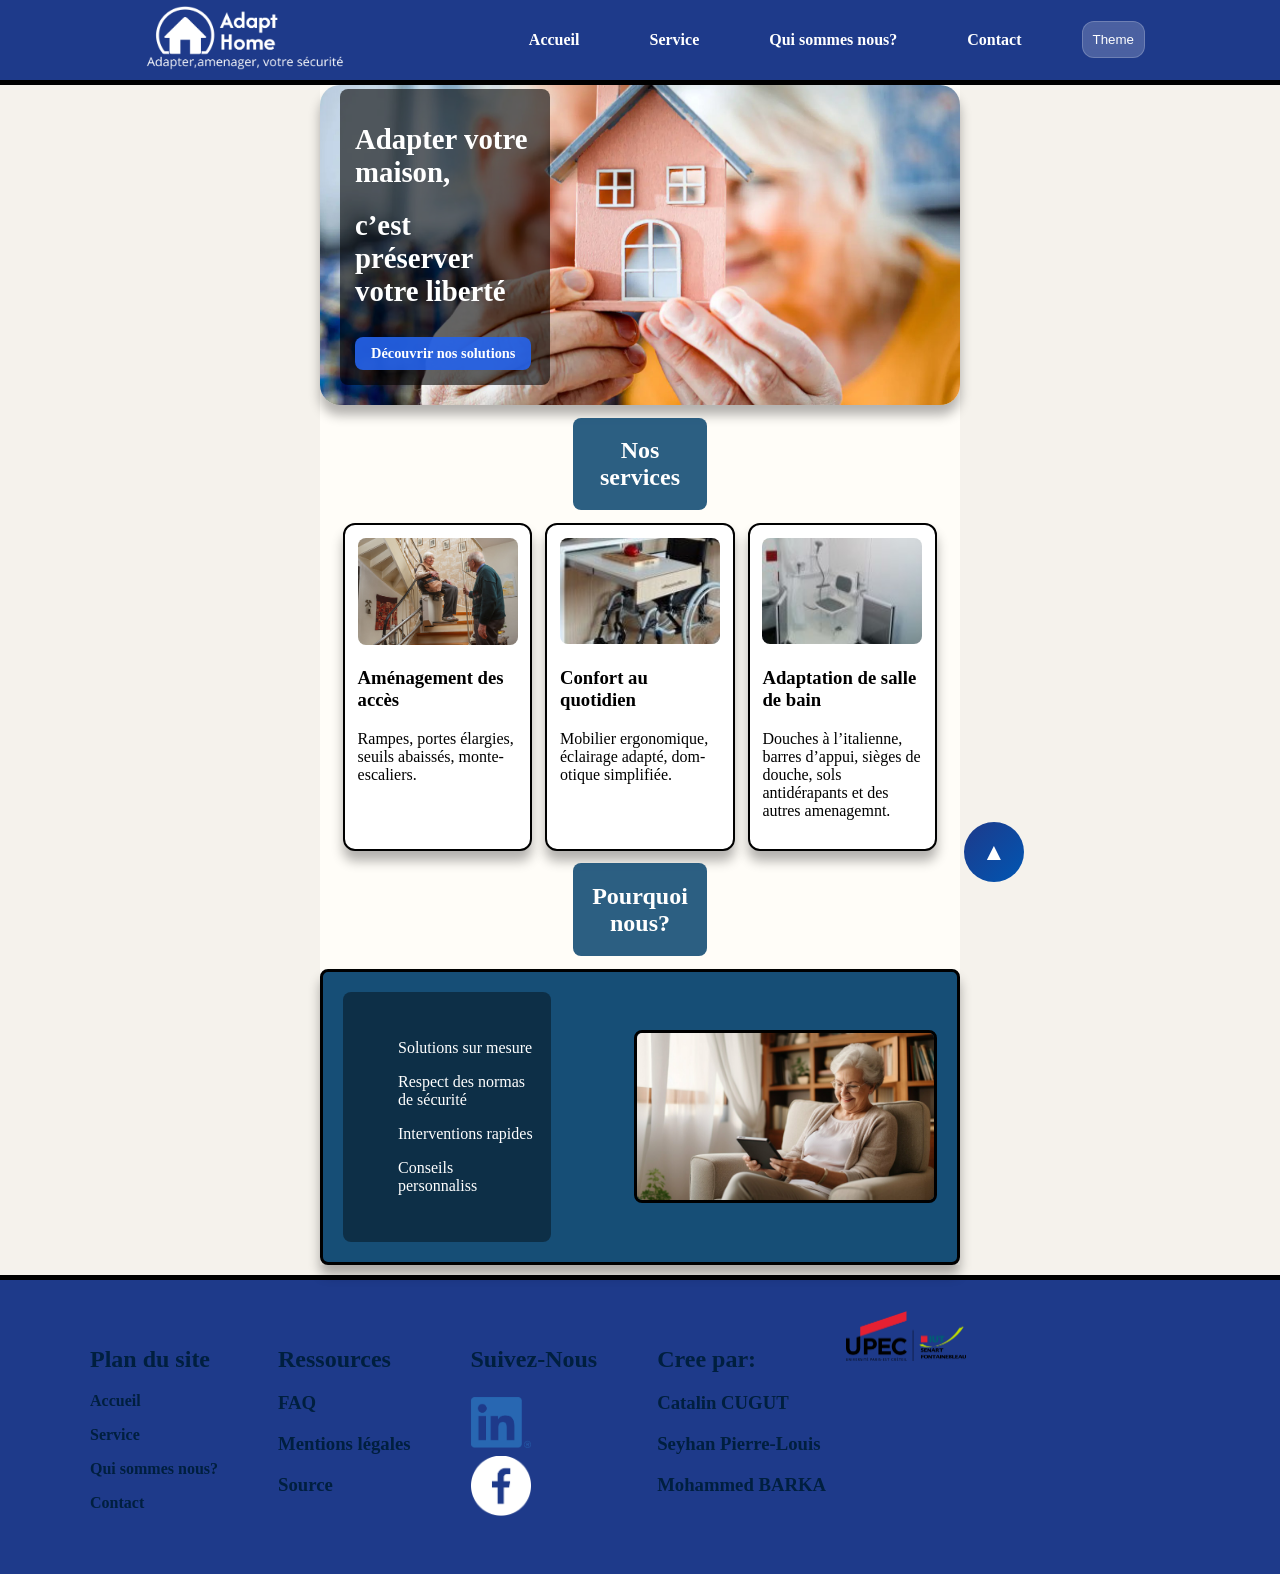
<file: Project Web (entreprise imaginaire)/index.html>
<!DOCTYPE html>
    <html lang="fr">
    <head>
        <title>SAE_Web_main</title>
        <meta charset="UTF-8">
        <meta name="viewport" content="width=device-width, initial-scale=1.0">
        <link rel="stylesheet" href="style_main.css"/>

    </head>
    <body class="main">
        


    <!-- entet -->
        <header class="entete"  id="head">
    
            <nav class="navigation_main">


                <div class="navigation_logo">
                    <a href="index.html" title="Accueil">
                        <img src="img/logo.png"  alt="logo">
                    </a>
                </div>

                 <button class="burger" id="burger" aria-label="Menu">&#x2630;</button>
                <div class="navigation_partie" id="nav_menu">
                    <ol class="navigation_ol" >
                        <li class="navigation" >                     
                            <a href="index.html" class="navigation_a" title="Accueil">Accueil</a>
                        </li>


                        <li class="navigation">
                            <a href="service/service.html" class="navigation_a" title="Notre service">Service</a>
                        </li>


                        <li class="navigation">
                            <a href="info/info_nous.html" class="navigation_a" title="Qui sommes-nous?">Qui sommes nous?</a>
                        </li>

                        <li class="navigation">
                            <a href="contact/contact.html" class="navigation_a" title="Contact">Contact</a>
                        </li>
                        <li>
                            <button class="b_theme" type="button" id="theme">Theme</button>
                        </li>
                        
                    </ol>
                </div>


            </nav>
            
        </header>

    <!-- content peincipale -->
        <div class="content_main" id="main_content">


            <div class="img_main">
                <img src="img/img1.jpg" alt="Img principale sur le fond">
                <div class="text">
                    <ol>
                        <li>
                            <h1>Adapter votre maison, </h1>
                            <h1>c&#8217;est pr&#233;server votre libert&#233;</h1>
                        </li>
                        <li>
                            <a href="service/service.html" class="decuvrir" id="decuvrir" >D&#xE9;couvrir nos solutions</a>
                        </li>
                    </ol>
                </div>
            </div>



            <!-- exemple -->
            <div class="ex_service">
                <h2>Nos services</h2>
                <div class="ex_content">
                    
                    <div class="ex">
                        <img src="img/ex1.jpg" alt="Aménagement des accès">
                        <h3>Am&#xE9;nagement des acc&#232;s</h3>
                        <p>Rampes, portes &#xE9;largies, seuils abaiss&#xE9;s, monte-escaliers.</p>
                    </div>

                    <div class="ex">
                        <img src="img/ex2.jpg" alt="Confort au quotidien">
                        <h3>Confort au quotidien</h3>
                        <p>Mobilier ergonomique, &#xE9;clairage adapt&#xE9;, dom-otique simplifi&#xE9;e.</p>
                    </div>

                    <div class="ex">
                        <img src="img/ex3.jpg" alt="Adaptation de salle de bain">
                        <h3>Adaptation de salle de bain</h3>
                        <p>Douches &#224; l&#8217;italienne, barres d&#8217;appui, si&#232;ges de douche, sols antid&#xE9;rapants et des autres amenagemnt.</p>
                    </div>

                </div>
            </div>

            <!-- experience -->
            <div class="experience">
                <h2>Pourquoi nous?</h2>
                <div class="experience_content">
                    <div class="experience_text">
                        <ol>
                            <li>
                                <p>Solutions sur mesure</p>
                            </li>
                            <li>
                                <p>Respect des normas de s&#xE9;curit&#xE9;</p>
                            </li>
                            <li>
                                <p>Interventions rapides</p>
                            </li>
                            <li>
                                <p>Conseils personnaliss</p>
                            </li>
                        </ol>
                    </div>
                    <img src="img/experience_img1.jpg" alt="Img experoence1">
                </div>
            </div>
        </div>

        <!-- Pied_page -->
        <footer class="foot" id="foot">
        
            <div class="piedpage">
                <button type="button" class="remonter" id="remonter" title="Remonter">&#x25B2;</button>

                <div class="content">
                

                    <ol class="plan_piedpage">

                        <li>
                            <h2>Plan du site</h2>
                        </li>
                        <li>
                            <p>
                            <a href="index.html" title="Contact">Accueil</a>
                            </p>
                        </li>
                        
                        <li>
                            <p>
                            <a href="service/service.html" title="Notre service">Service</a>
                            </p>
                        </li>

                        
                        <li>
                            <p>
                            <a href="info/info_nous.html" title="Qui sommes-nous?">Qui sommes nous?</a>
                            </p>
                        </li>

                        <li>
                            <p>
                            <a href="contact/contact.html" title="Contact">Contact</a>
                            </p>
                        </li>
                    </ol>



                    <ol class="resources">
                        <li>
                            <h2>Ressources</h2>
                        </li>
                        <li>
                            <a href="resource/faq.html" title="FAQ"><h3>FAQ</h3></a>
                        </li>
                        <li>
                            <a href="resource/mentione_legale.html"> <h3>Mentions l&#xE9;gales</h3></a>
                        </li>
                        <li>
                            <a href="resource/source.html"> <h3>Source</h3></a>
                        </li>
                    </ol>



                    <ol class="suive">
                        <li>
                            <h2>Suivez-Nous</h2>
                        </li>
                        <li>
                            <a class="logo_lk" href="https://fr.linkedin.com/company/linkedin" title="LinkedIn"><img src="img/lk.png" alt="logo-LinkedIn"></a>
                        </li>
                        <li>
                            <a class="logo_facebook" href="https://www.meta.com/fr-fr/facebook-app/" title="Facebook"><img src="img/fecebook.png" alt="Logo Facebook"></a>
                        </li>

                    </ol>

                    <ol class="signature_piedpage">
                        <li>
                            <h2>Cree par:</h2>
                        </li>
                        <li>
                            <h3>Catalin CUGUT</h3>
                            <h3>Seyhan Pierre-Louis</h3>
                            <h3>Mohammed BARKA</h3>
                        </li>
                    </ol>

                    <div class="logo_iut">
                            
                        <a href="https://www.iutsf.u-pec.fr" target="_blank" title="Iut">
                            <img src="img/IUT.png" alt="IUT">
                        </a>
                    </div>

                </div>
           
            </div>
        </footer>

        <script src="ThemeNoir_test.js"></script>
    </body>
</html>
</file>
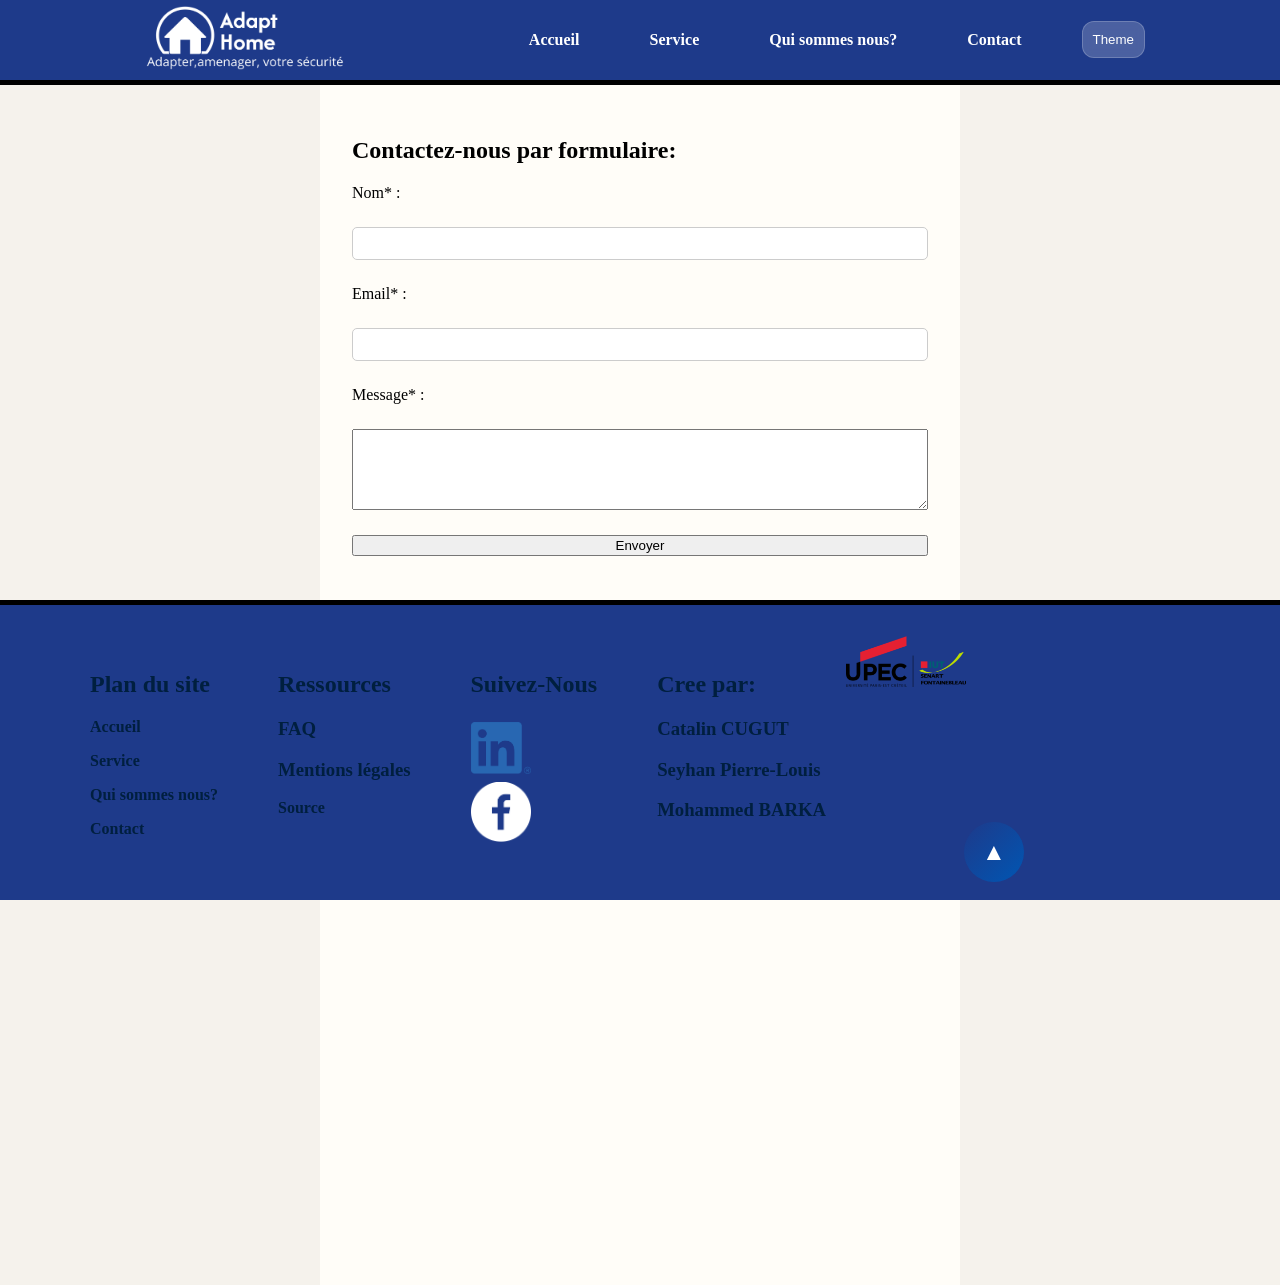
<file: Project Web (entreprise imaginaire)/contact/contact.html>
<!DOCTYPE html>
    <html lang="fr">
    <head>
        <title>SAE_Web_contact</title>
        <meta charset="UTF-8">
        <meta name="viewport" content="width=device-width, initial-scale=1.0">
        <link rel="stylesheet" href="style_contact.css"/>
        
    </head>
    <body class="main">
        



       <!-- entet -->
        <header class="entete"  id="head">
    
            <nav class="navigation_main">


                <div class="navigation_logo">
                    <a href="../index.html" title="Accueil">
                        <img src="../img/logo.png" alt="logo" id="im">
                    </a>
                </div>


                <button class="burger" id="burger" aria-label="Menu">☰</button>
                <div class="navigation_partie" id="nav_menu">
                    <ol class="navigation_ol" >
                        <li class="navigation" >                      
                            <a href="../index.html" class="navigation_a" title="Accueil">Accueil</a>
                        </li>


                        <li class="navigation">
                            <a href="../service/service.html" class="navigation_a" title="Notre service">Service</a>
                        </li>


                        <li class="navigation">
                            <a href="../info/info_nous.html" class="navigation_a" title="Qui sommes-nous?">Qui sommes nous?</a>
                        </li>

                        <li class="navigation">
                            <a href="../contact/contact.html" class="navigation_a" title="Contact">Contact</a>
                        </li>
                        <li>
                            <button class="b_theme" type="button" id="theme">Theme</button>
                        </li>

                    </ol>

                   
                </div>
                

            </nav>
            
        </header>

    <!-- content peincipale -->
        <div class="content_main" id="main_content">
            <div class="contact">
                <h2>Contactez-nous par formulaire:</h2>
                <form class="text"  action="#" method="post">
                    <label for="name">Nom* :</label>
                    <input type="text" id="name" name="name" required>

                    <label for="email">Email* :</label>
                    <input type="email" id="email" name="email" required>

                    <label for="message">Message* :</label>
                    <textarea id="message" name="message" rows="5" required></textarea>

                    <button type="submit">Envoyer</button>
                </form>
            </div>

            <div class="contact">
                <h2>Ou contactez-nous par:</h2>
                <div class="contact-info">
                    <p>Email : <a href="exemple@exemple.com" title="exemple">contact@exemple.com </a></p>
                    <p>T&#233;l&#233;phone : +33 0 00 00 00 0</p>
                    <p>Adresse : 123 Rue Fontain-Bleau, Paris</p>
                </div>
            </div>

        </div>


        <!-- Pied_page -->
        <footer class="foot" id="foot">
        
            <div class="piedpage">
                <button type="button" class="remonter" id="remonter" title="Remonter">&#x25B2;</button>

                <div class="content">
                

                    <ol class="plan_piedpage">

                        <li>
                            <h2>Plan du site</h2>
                        </li>
                        <li>
                            <p>
                            <a href="../index.html" title="Contact">Accueil</a>
                            </p>
                        </li>
                        
                        <li>
                            <p>
                            <a href="../service/service.html" title="Notre service">Service</a>
                            </p>
                        </li>


                        <li>
                            <p>
                            <a href="../info/info_nous.html" title="Qui sommes-nous?">Qui sommes nous?</a>
                            </p>
                        </li>

                        <li>
                            <p>
                            <a href="../contact/contact.html" title="Contact">Contact</a>
                            </p>
                        </li>

                    </ol>



                    <ol class="resources">
                        <li>
                            <h2>Ressources</h2>
                        </li>
                        <li>
                            <a href="../resource/faq.html" title="FAQ"><h3>FAQ</h3></a>
                        </li>
                        <li>
                            <a href="../resource/mentione_legale.html"> <h3>Mentions l&#xE9;gales</h3></a>
                            
                        </li>
                        <li>
                            <a href="../resource/source.html">Source</a>
                        </li>
                    </ol>



                    <ol class="suive">
                        <li>
                            <h2>Suivez-Nous</h2>
                        </li>
                        <li>
                            <a class="logo_lk" href="https://fr.linkedin.com/company/linkedin" title="LinkedIn"><img src="../img/lk.png" alt="logo-LinkedIn"></a>
                        </li>
                        <li>
                            <a class="logo_facebook" href="https://www.meta.com/fr-fr/facebook-app/" title="Facebook"><img src="../img/fecebook.png" alt="Logo Facebook"></a>
                        </li>

                    </ol>

                    <ol class="signature_piedpage">
                        <li>
                            <h2>Cree par:</h2>
                        </li>
                        <li>
                            <h3>Catalin CUGUT</h3>
                            <h3>Seyhan Pierre-Louis</h3>
                            <h3>Mohammed BARKA</h3>
                        </li>
                    </ol>

                    <div class="logo_iut">
                            
                        <a href="https://www.iutsf.u-pec.fr" target="_blank" title="Iut">
                            <img src="../img/IUT.png" alt="IUT">
                        </a>
                    </div>

                </div>
           
            </div>
        </footer>


        <script src="../js/ThemeNoir.js"></script>
    </body>
</html>
</file>
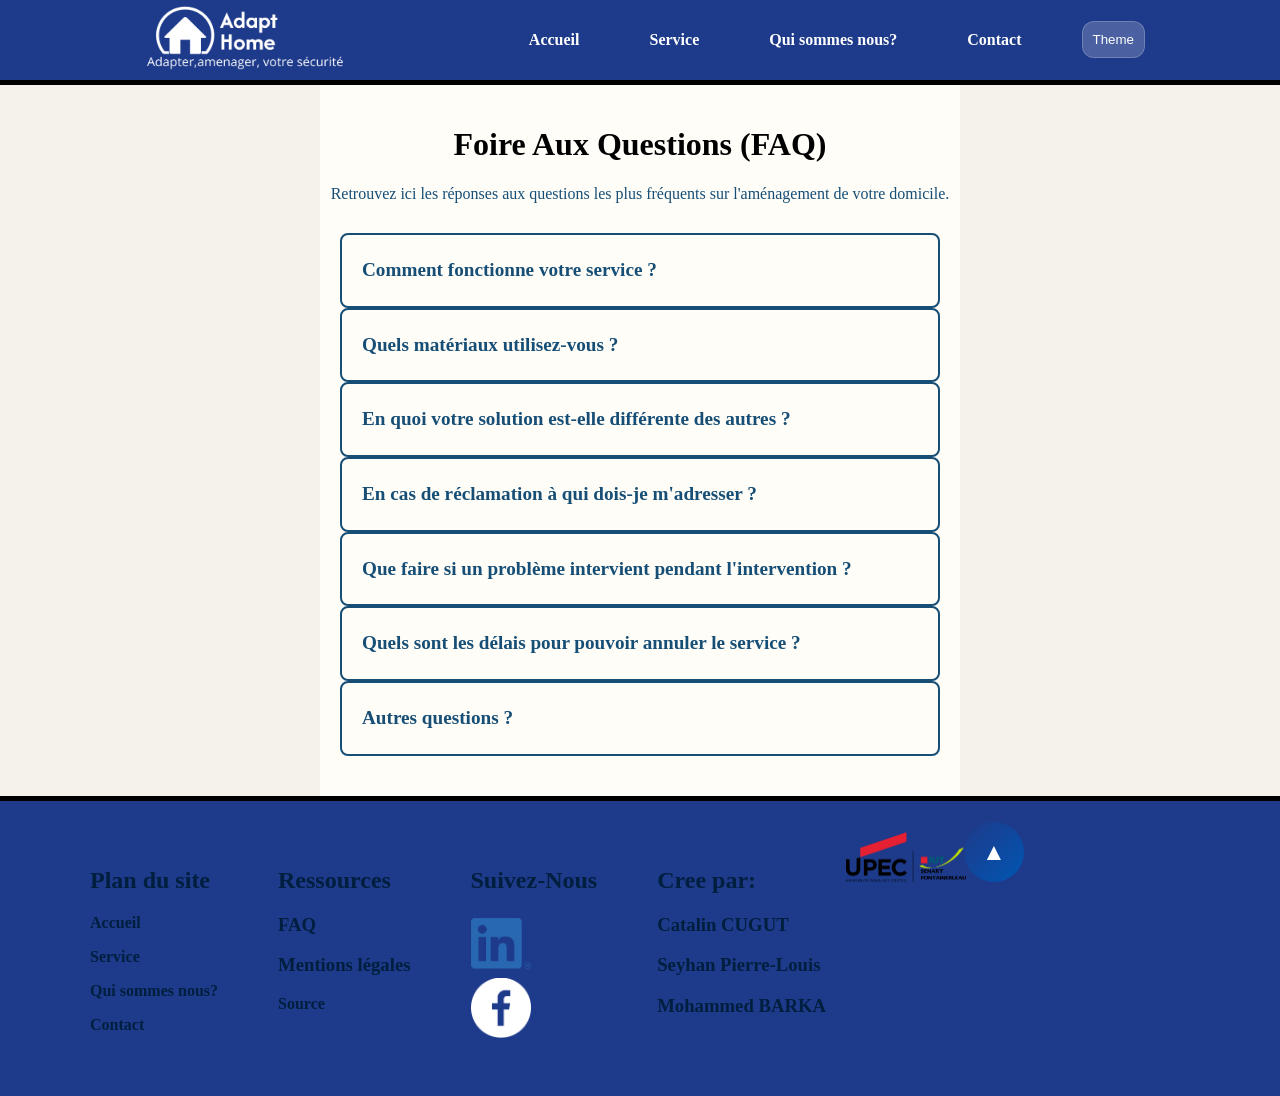
<file: Project Web (entreprise imaginaire)/resource/faq.html>
<!DOCTYPE html>
    <html lang="fr">
    <head>
        <title>SAE_Web_FAQ</title>
        <meta charset="UTF-8">
        <meta name="viewport" content="width=device-width, initial-scale=1.0">
        <link rel="stylesheet" href="style_faq.css"/>

    </head>
    <body class="main">
        


    <!-- entet -->
        <header class="entete"  id="head">
    
            <nav class="navigation_main">


                <div class="navigation_logo">
                    <a href="../index.html" title="Accueil">
                        <img src="../img/logo.png" alt="logo" id="im">
                    </a>
                </div>

                <button class="burger" id="burger" aria-label="Menu">☰</button>
                <div class="navigation_partie" id="nav_menu">
                    <ol class="navigation_ol" >
                        <li class="navigation" >                     
                            <a href="../index.html" class="navigation_a" title="Accueil">Accueil</a>
                        </li>


                        <li class="navigation">
                            <a href="../service/service.html" class="navigation_a" title="Notre service">Service</a>
                        </li>


                        <li class="navigation">
                            <a href="../info/info_nous.html" class="navigation_a" title="Qui sommes-nous?">Qui sommes nous?</a>
                        </li>

                        <li class="navigation">
                            <a href="../contact/contact.html" class="navigation_a" title="Contact">Contact</a>
                        </li>
                        <li>
                            <button class="b_theme" type="button" id="theme">Theme</button>
                        </li>

                    </ol>

                   
                </div>
                

            </nav>
            
        </header>

    <!-- content peincipale -->
        <div class="content_main" id="main_content">

            <h1>Foire Aux Questions (FAQ)</h1>
            <p class="text1">Retrouvez ici les r&#233;ponses aux questions les plus fr&#233;quents sur l'am&#233;nagement de votre domicile.</p>

            <div class="faq">
                <details class="faq_background">
                    <summary>Comment fonctionne votre service ?</summary>
                    <div class="faq-content">
                        <p>Le service d'AdaptHome est assez simple et efficace, au début nous commençons par la diagnostique de votre domicile pour évaluer les possibilités des aménagements, après nous élaborons un project sur mesure adapté aux besoins de client. En suit après la élaborations de project nos experts en respectant les normes de sécurité commencent l'installations d'équipement et aménagements.</p>
                    </div>
                </details>

                <details class="faq_background">
                    <summary>Quels matériaux utilisez-vous ?</summary>
                    <div class="faq-content">
                        <p>Nous sélectionnons des matériaux qui allient sécurité, durabilité et esthétique pour que le domicile reste un lieu securise et confortables pour vous</p>
                    </div>
                </details>

                <details class="faq_background">
                <summary>En quoi votre solution est-elle différente des autres ? </summary>
                <div class="faq-content">
                    <p>AdaptHome vous offre un accompagnement certifié pour adapter votre logement en toute sécurité, tout en vous aidant à obtenir les aides financières pour réduire vos frais.</p>
                </div>
                </details>

                <details class="faq_background">
                    <summary>En cas de réclamation à qui dois-je m'adresser ?</summary>
                    <div class="faq-content">
                        <p>En cas de réclamation ou demande concernant le service vous devez soit vous à un conseilller en remplissant le formulaire dans la page <a href="../contact/contact.html">Contact</a>. </p>
                    </div>
                </details>

                <details class="faq_background">
                    <summary>Que faire si un problème intervient pendant l'intervention ? </summary>
                    <div class="faq-content">
                        <p>Si un problème intervient lors de l’intervention ou si vous êtes en désaccord avec ce qui a été fait pendant l’intervention signaler le lors du payement au conseiller qui se chargera des démarche à suivre.</p>
                    </div>
                </details>

                <details class="faq_background">
                    <summary>Quels sont les délais pour pouvoir annuler le service ? </summary>
                    <div class="faq-content">
                        <p>  Vous disposez de 5 jours après la demande de service pour pouvoir l’annuler.</p>
                    </div>
                </details>

                <details class="faq_background">
                    <summary>Autres questions ? </summary>
                    <div class="faq-content">
                        <p>Si vous avaite encore des questions, on vous invite de acceder a <a href="../contact/contact.html">Contact</a></p>
                    </div>
                </details>
            </div>
        </div>

        <!-- Pied_page -->
        <footer class="foot" id="foot">
        
            <div class="piedpage">
                <button type="button" class="remonter" id="remonter" title="Remonter">&#x25B2;</button>

                <div class="content">
                

                    <ol class="plan_piedpage">

                        <li>
                            <h2>Plan du site</h2>
                        </li>
                        <li>
                            <p>
                            <a href="../index.html" title="Contact">Accueil</a>
                            </p>
                        </li>
                        
                        <li>
                            <p>
                            <a href="../service/service.html" title="Notre service">Service</a>
                            </p>
                        </li>


                        <li>
                            <p>
                            <a href="../info/info_nous.html" title="Qui sommes-nous?">Qui sommes nous?</a>
                            </p>
                        </li>

                        <li>
                            <p>
                            <a href="../contact/contact.html" title="Contact">Contact</a>
                            </p>
                        </li>

                    </ol>



                    <ol class="resources">
                        <li>
                            <h2>Ressources</h2>
                        </li>
                        <li>
                            <a href="../resource/faq.html" title="FAQ"><h3>FAQ</h3></a>
                        </li>
                        <li>
                            <a href="../resource/mentione_legale.html"> <h3>Mentions l&#xE9;gales</h3></a>
                            
                        </li>
                        <li>
                            <a href="../resource/source.html">Source</a>
                        </li>
                    </ol>



                    <ol class="suive">
                        <li>
                            <h2>Suivez-Nous</h2>
                        </li>
                        <li>
                            <a class="logo_lk" href="https://fr.linkedin.com/company/linkedin" title="LinkedIn"><img src="../img/lk.png" alt="logo-LinkedIn"></a>
                        </li>
                        <li>
                            <a class="logo_facebook" href="https://www.meta.com/fr-fr/facebook-app/" title="Facebook"><img src="../img/fecebook.png" alt="Logo Facebook"></a>
                        </li>

                    </ol>

                    <ol class="signature_piedpage">
                        <li>
                            <h2>Cree par:</h2>
                        </li>
                        <li>
                            <h3>Catalin CUGUT</h3>
                            <h3>Seyhan Pierre-Louis</h3>
                            <h3>Mohammed BARKA</h3>
                        </li>
                    </ol>

                    <div class="logo_iut">
                            
                        <a href="https://www.iutsf.u-pec.fr" target="_blank" title="Iut">
                            <img src="../img/IUT.png" alt="IUT">
                        </a>
                    </div>

                </div>
           
            </div>
        </footer>


        <script src="../js/ThemeNoir.js"></script>
    </body>
</html>
</file>
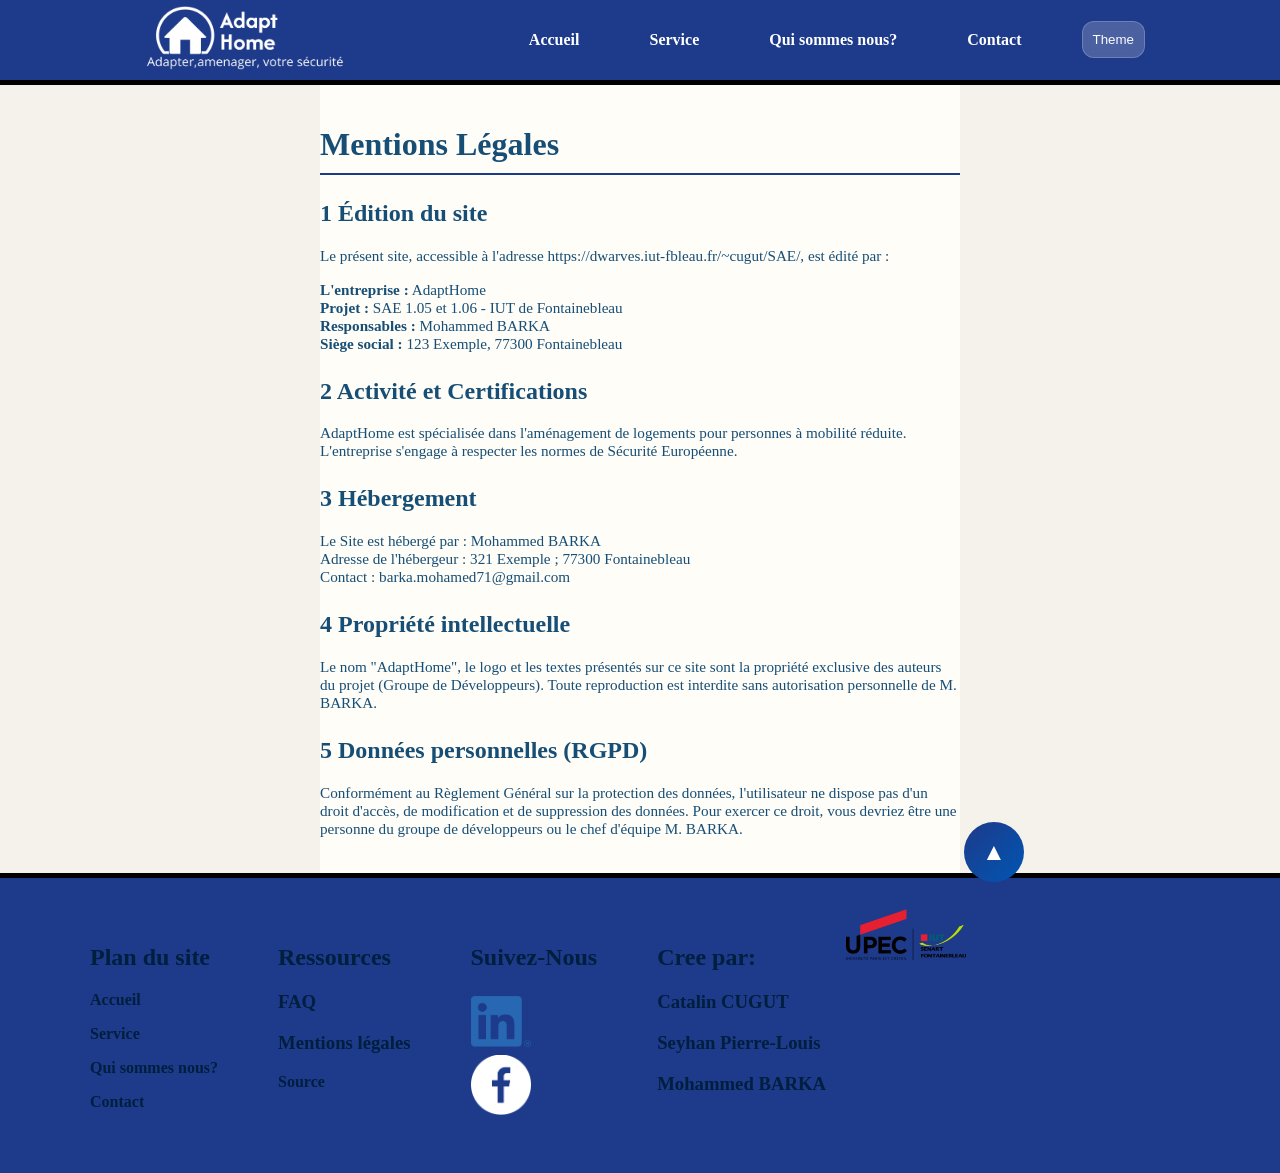
<file: Project Web (entreprise imaginaire)/resource/mentione_legale.html>
<!DOCTYPE html>
    <html lang="fr">
    <head>
        <title>SAE_Web_Mentions_Legales</title>
        <meta charset="UTF-8">
        <meta name="viewport" content="width=device-width, initial-scale=1.0">
        <link rel="stylesheet" href="style_mentione.css"/>

    </head>
    <body class="main">
        


    <!-- entet -->
        <header class="entete"  id="head">
    
            <nav class="navigation_main">


                <div class="navigation_logo">
                    <a href="../index.html" title="Accueil">
                        <img src="../img/logo.png" alt="logo" >
                    </a>
                </div>

                <button class="burger" id="burger" aria-label="Menu">☰</button>
                <div class="navigation_partie" id="nav_menu">
                    <ol class="navigation_ol" >
                        <li class="navigation" >                     
                            <a href="../index.html" class="navigation_a" title="Accueil">Accueil</a>
                        </li>


                        <li class="navigation">
                            <a href="../service/service.html" class="navigation_a" title="Notre service">Service</a>
                        </li>


                        <li class="navigation">
                            <a href="../info/info_nous.html" class="navigation_a" title="Qui sommes-nous?">Qui sommes nous?</a>
                        </li>

                        <li class="navigation">
                            <a href="../contact/contact.html" class="navigation_a" title="Contact">Contact</a>
                        </li>
                        <li>
                            <button class="b_theme" type="button" id="theme">Theme</button>
                        </li>

                    </ol>

                   
                </div>
                

            </nav>
            
        </header>

    <!-- content peincipale -->
        <div class="content_main" id="main_content">

            <div class="content_text">
                <h1>Mentions L&#233;gales</h1>

                <section>
                    <h2>1 &#201;dition du site</h2>
                    <p>Le pr&#233;sent site, accessible &#224; l&#39;adresse https://dwarves.iut-fbleau.fr/~cugut/SAE/, est &#233;dit&#233; par :</p>
                    <p>
                        <strong>L&#39;entreprise :</strong> AdaptHome<br>
                        <strong>Projet :</strong> SAE 1.05 et 1.06 - IUT de Fontainebleau<br>
                        <strong>Responsables :</strong> Mohammed BARKA<br>
                        <strong>Si&#232;ge social :</strong> 123 Exemple, 77300 Fontainebleau
                    </p>
                </section>

                <section>
                    <h2>2 Activit&#233; et Certifications</h2>
                    <p>
                        AdaptHome est sp&#233;cialis&#233;e dans l&#39;am&#233;nagement de logements pour personnes &#224; mobilit&#233; r&#233;duite. 
                        L&#39;entreprise s&#39;engage &#224; respecter les normes de S&#233;curit&#233; Europ&#233;enne.
                    </p>
                </section>

                <section>
                    <h2>3 H&#233;bergement</h2>
                    <p>
                        Le Site est h&#233;berg&#233; par : Mohammed BARKA<br>
                        Adresse de l&#39;h&#233;bergeur : 321 Exemple ; 77300 Fontainebleau<br>
                        Contact : barka.mohamed71@gmail.com
                    </p>
                </section>

                <section>
                    <h2>4 Propri&#233;t&#233; intellectuelle</h2>
                    <p>
                        Le nom &#34;AdaptHome&#34;, le logo et les textes pr&#233;sent&#233;s sur ce site sont la propri&#233;t&#233; exclusive des auteurs du projet (Groupe de D&#233;veloppeurs). Toute reproduction est interdite sans autorisation personnelle de M. BARKA.
                    </p>
                </section>

                <section>
                    <h2>5 Donn&#233;es personnelles (RGPD)</h2>
                    <p>
                        Conform&#233;ment au R&#232;glement G&#233;n&#233;ral sur la protection des donn&#233;es, l&#39;utilisateur ne dispose pas d&#39;un droit d&#39;acc&#232;s, de modification et de suppression des donn&#233;es. Pour exercer ce droit, vous devriez &#234;tre une personne du groupe de d&#233;veloppeurs ou le chef d&#39;&#233;quipe M. BARKA.
                    </p>
                </section>
                
            </div>
        
        </div>

        <!-- Pied_page -->
        <footer class="foot" id="foot">
        
            <div class="piedpage">
                <button type="button" class="remonter" id="remonter" title="Remonter">&#x25B2;</button>

                <div class="content">
                

                    <ol class="plan_piedpage">

                        <li>
                            <h2>Plan du site</h2>
                        </li>
                        <li>
                            <p>
                            <a href="../index.html" title="Contact">Accueil</a>
                            </p>
                        </li>
                        
                        <li>
                            <p>
                            <a href="../service/service.html" title="Notre service">Service</a>
                            </p>
                        </li>


                        <li>
                            <p>
                            <a href="../info/info_nous.html" title="Qui sommes-nous?">Qui sommes nous?</a>
                            </p>
                        </li>

                        <li>
                            <p>
                            <a href="../contact/contact.html" title="Contact">Contact</a>
                            </p>
                        </li>

                    </ol>



                    <ol class="resources">
                        <li>
                            <h2>Ressources</h2>
                        </li>
                        <li>
                            <a href="../resource/faq.html" title="FAQ"><h3>FAQ</h3></a>
                        </li>
                        <li>
                            <a href="../resource/mentione_legale.html"> <h3>Mentions l&#xE9;gales</h3></a>
                            
                        </li>
                        <li>
                            <a href="../resource/source.html">Source</a>
                        </li>
                    </ol>



                    <ol class="suive">
                        <li>
                            <h2>Suivez-Nous</h2>
                        </li>
                        <li>
                            <a class="logo_lk" href="https://fr.linkedin.com/company/linkedin" title="LinkedIn"><img src="../img/lk.png" alt="logo-LinkedIn"></a>
                        </li>
                        <li>
                            <a class="logo_facebook" href="https://www.meta.com/fr-fr/facebook-app/" title="Facebook"><img src="../img/fecebook.png" alt="Logo Facebook"></a>
                        </li>

                    </ol>

                    <ol class="signature_piedpage">
                        <li>
                            <h2>Cree par:</h2>
                        </li>
                        <li>
                            <h3>Catalin CUGUT</h3>
                            <h3>Seyhan Pierre-Louis</h3>
                            <h3>Mohammed BARKA</h3>
                        </li>
                    </ol>

                    <div class="logo_iut">
                            
                        <a href="https://www.iutsf.u-pec.fr" target="_blank" title="Iut">
                            <img src="../img/IUT.png" alt="IUT">
                        </a>
                    </div>

                </div>
           
            </div>
        </footer>


        <script src="../js/ThemeNoir.js"></script>
    </body>
</html>
</file>
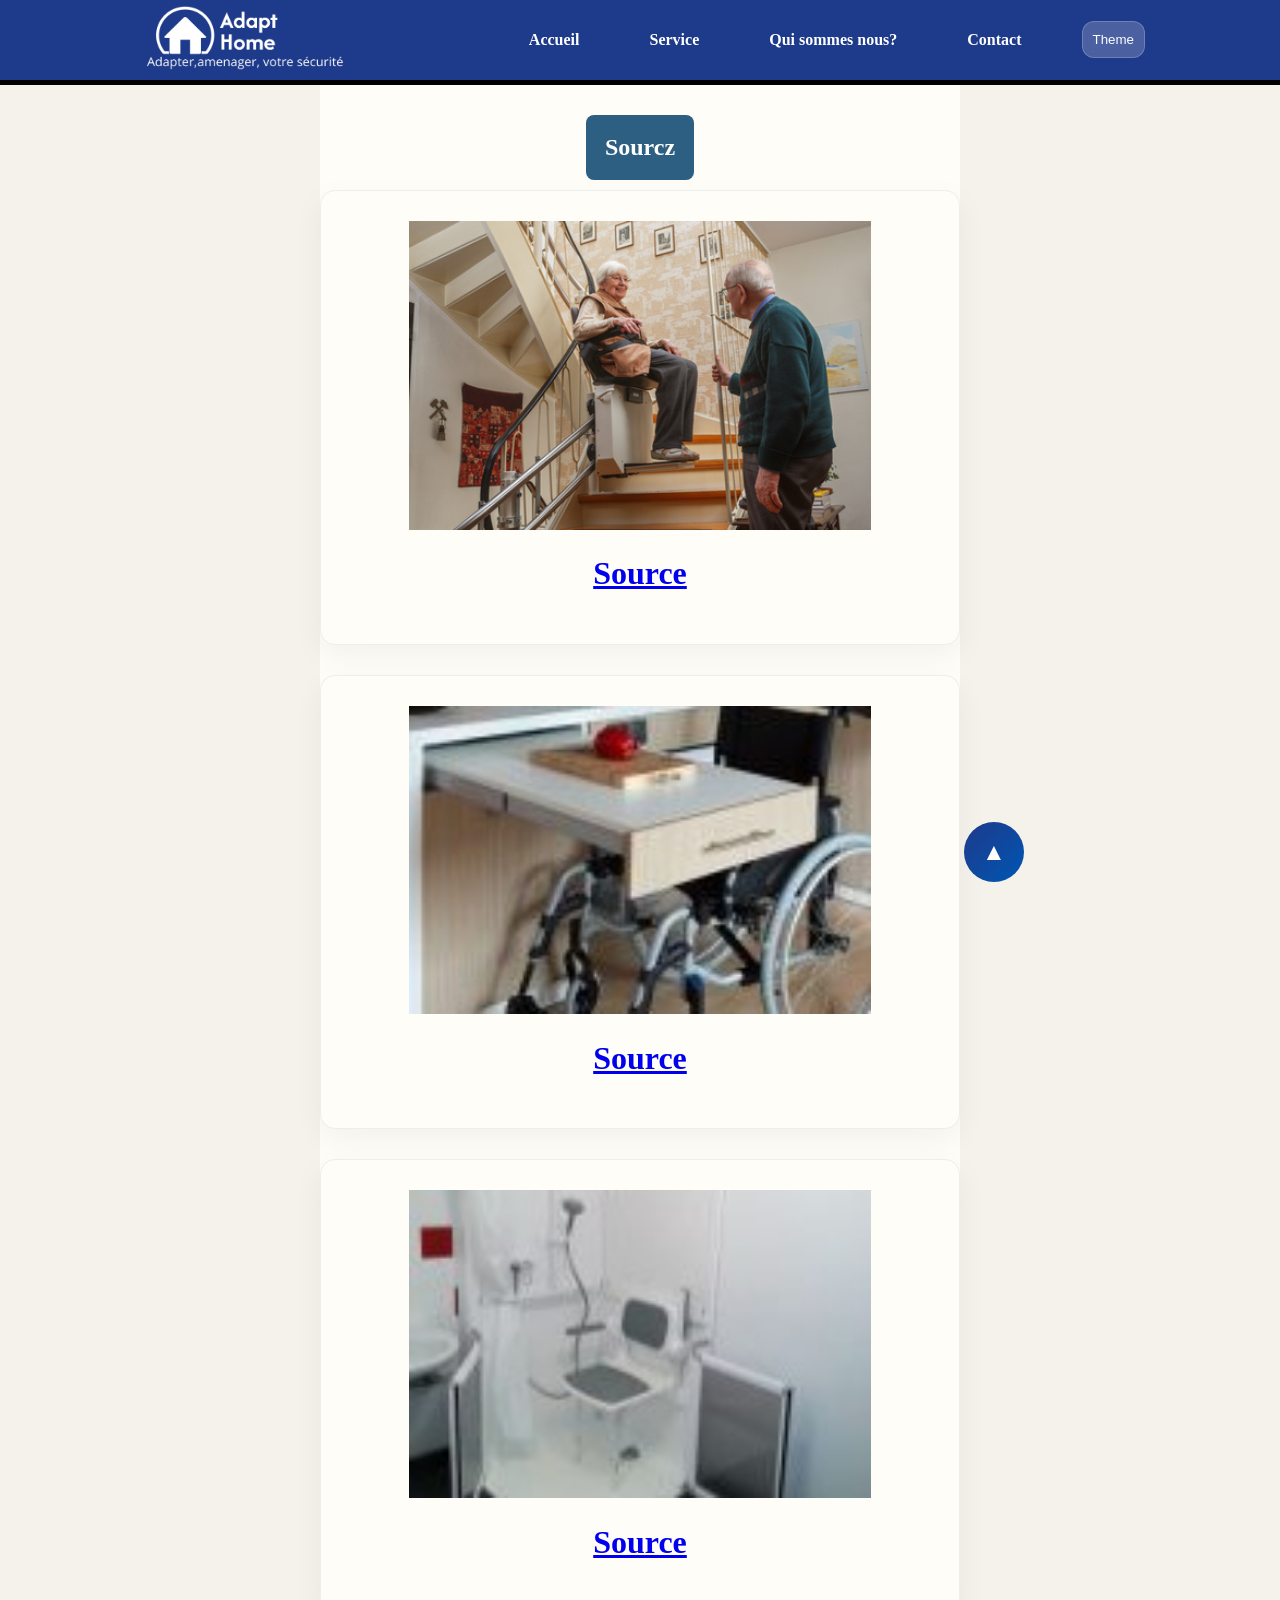
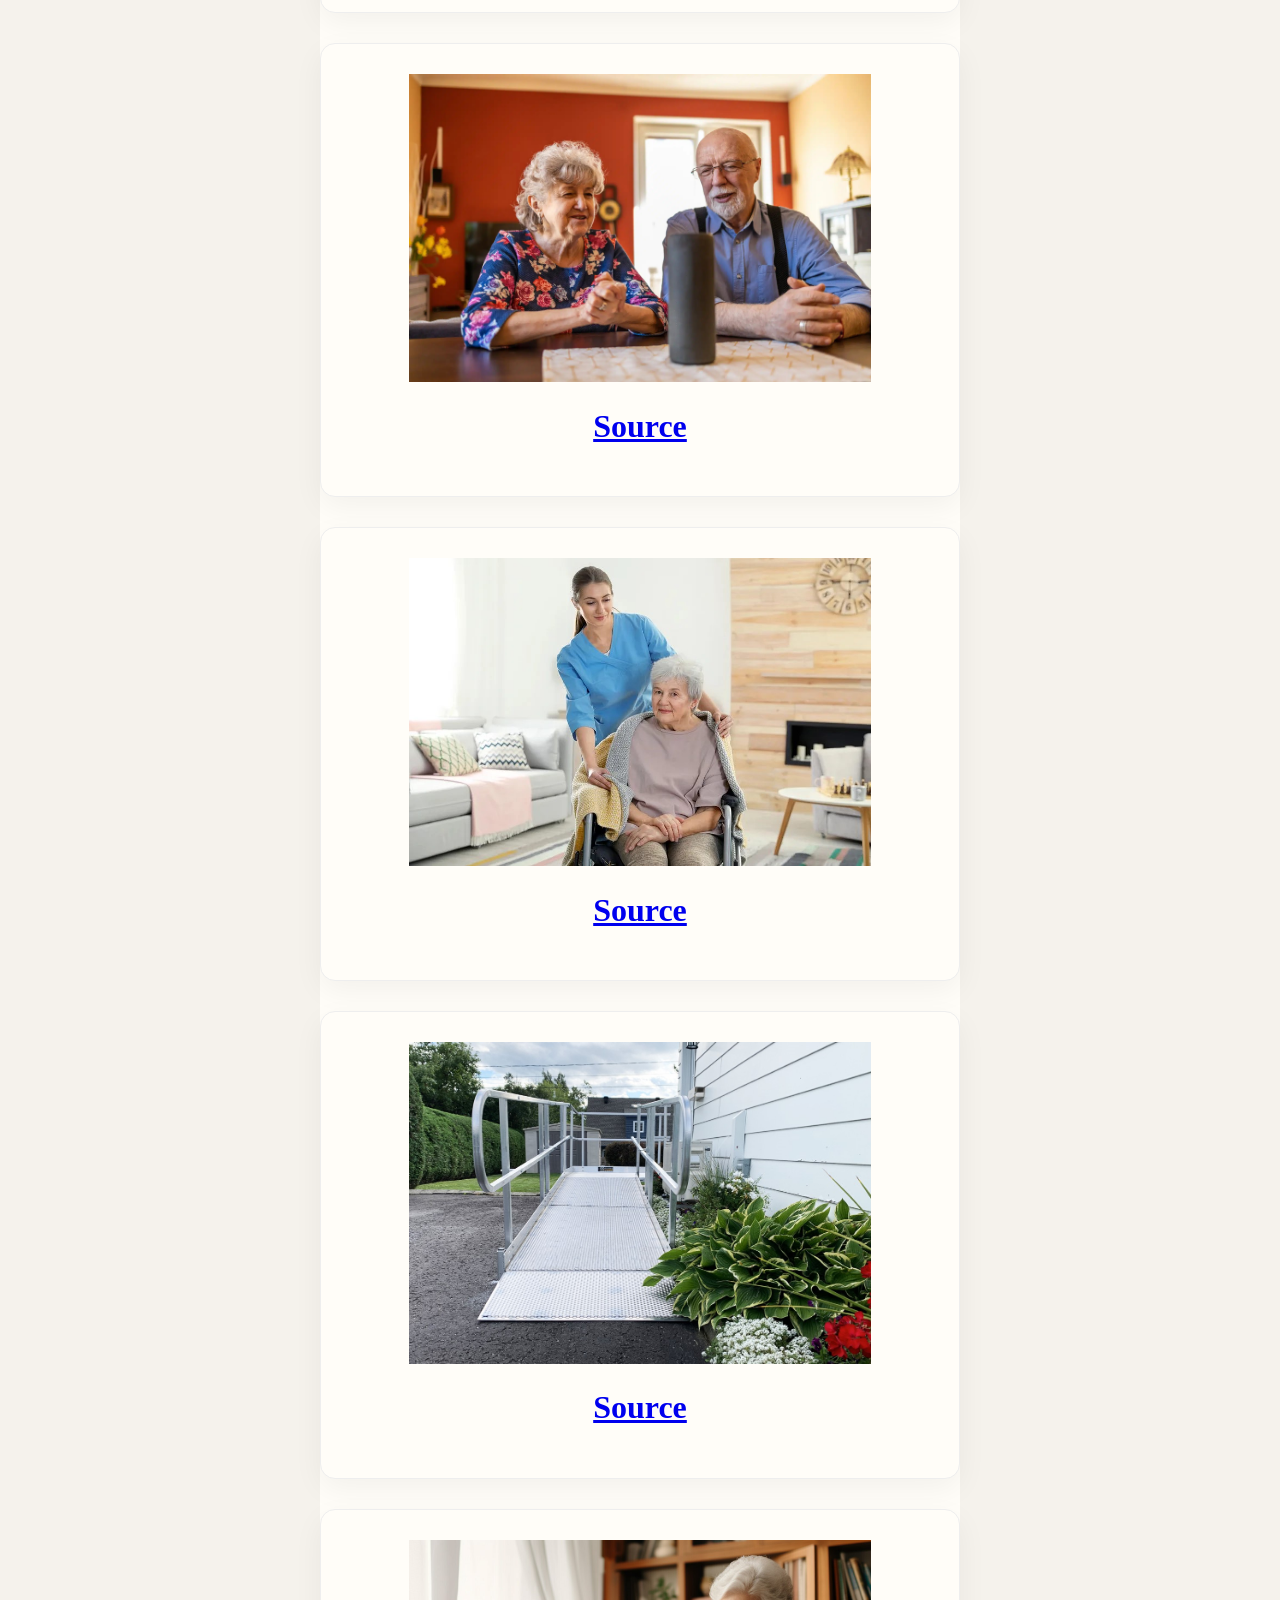
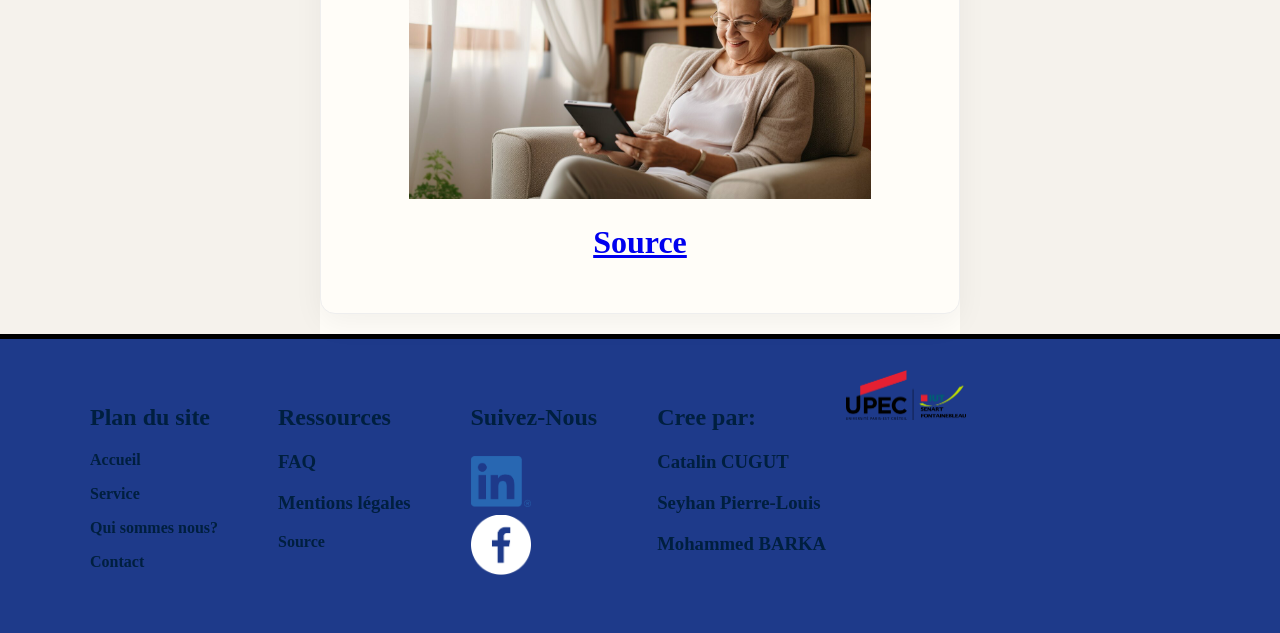
<file: Project Web (entreprise imaginaire)/resource/source.html>
<!DOCTYPE html>
    <html lang="fr">
    <head>
        <title>SAE_Web_Mentions_Source</title>
        <meta charset="UTF-8">
        <meta name="viewport" content="width=device-width, initial-scale=1.0">
        <link rel="stylesheet" href="style_source.css"/>

    </head>
    <body class="main">
        


    <!-- entet -->
        <header class="entete"  id="head">
    
            <nav class="navigation_main">


                <div class="navigation_logo">
                    <a href="../index.html" title="Accueil">
                        <img src="../img/logo.png" alt="logo" >
                    </a>
                </div>

                <button class="burger" id="burger" aria-label="Menu">☰</button>
                <div class="navigation_partie" id="nav_menu">
                    <ol class="navigation_ol" >
                        <li class="navigation" >                     
                            <a href="../index.html" class="navigation_a" title="Accueil">Accueil</a>
                        </li>


                        <li class="navigation">
                            <a href="../service/service.html" class="navigation_a" title="Notre service">Service</a>
                        </li>


                        <li class="navigation">
                            <a href="../info/info_nous.html" class="navigation_a" title="Qui sommes-nous?">Qui sommes nous?</a>
                        </li>

                        <li class="navigation">
                            <a href="../contact/contact.html" class="navigation_a" title="Contact">Contact</a>
                        </li>
                        <li>
                            <button class="b_theme" type="button" id="theme">Theme</button>
                        </li>

                    </ol>

                   
                </div>
                

            </nav>
            
        </header>

    <!-- content peincipale -->
        <div class="content_main" id="main_content">
            <div class="service_represente" id="service">
                <h2>Sourcz</h2>
        

                <div class="services-grid">
                  
                        <div class="service-card">
                            <img src="../img/ex1.jpg" alt="exemple1">
                            <h1><a href=" https://www.laforet.com/blog/travaux/amenager-votre-logement-pour-les-personnes-agees" title="source">Source</a></h1>
                        </div>

                        <div class="service-card">
                            <img src="../img/ex2.jpg" alt="exemple2">
                            <h1><a href=" https://seniorhandihabitat.fr/exemples-de-travaux-damenagement-handicap-mobilite-reduite/" title="source">Source</a></h1>
                            
                        
                        </div>
                    

                  
                        <div class="service-card" >
                            <img src="../img/ex3.jpg" alt="exemple3">
                            <h1><a href=" https://seniorhandihabitat.fr/exemples-de-travaux-damenagement-handicap-mobilite-reduite/" title="source">Source</a></h1>
                            
                        </div>

                        <div class="service-card" >
                            <img src="../img/ex4.jpg" alt="exemple4">
                            <h1><a href="https://www.touteladomotique.com/domotique-aide-personnes-agees/" title="source">Source</a></h1>
                           
                        </div>
                  

                  
                        <div class="service-card" >
                            <img src="../img/ex5.jpg" alt="exemple5">
                            <h1><a href="https://www.justfocus.fr/more/high-tech/comment-faciliter-le-maintien-a-domicile-des-personnes-dependantes.html" title="source">Source</a></h1>
                           
                        </div>
                        <div class="service-card">
                            <img src="../img/ex6.jpg" alt="exemple6">
                            <h1><a href="https://gorampe.com/projet/installation-de-rampes-dacces-pour-les-particuliers/" title="source">Source</a></h1>
                           
                        </div>
                        <div class="service-card" >
                            <img src="../img/experience_img1.jpg" alt="experience_ex1">
                            <h1><a href="https://maintainingindependence.com/essential-tech-gadgets-every-senior-needs/" title="source">Source</a></h1>
                           
                        </div>
                </div>
            </div>

            



        
        </div>

        <!-- Pied_page -->
        <footer class="foot" id="foot">
        
            <div class="piedpage">
                <button type="button" class="remonter" id="remonter" title="Remonter">&#x25B2;</button>

                <div class="content">
                

                    <ol class="plan_piedpage">

                        <li>
                            <h2>Plan du site</h2>
                        </li>
                        <li>
                            <p>
                            <a href="../index.html" title="Contact">Accueil</a>
                            </p>
                        </li>
                        
                        <li>
                            <p>
                            <a href="../service/service.html" title="Notre service">Service</a>
                            </p>
                        </li>


                        <li>
                            <p>
                            <a href="../info/info_nous.html" title="Qui sommes-nous?">Qui sommes nous?</a>
                            </p>
                        </li>

                        <li>
                            <p>
                            <a href="../contact/contact.html" title="Contact">Contact</a>
                            </p>
                        </li>

                    </ol>



                    <ol class="resources">
                        <li>
                            <h2>Ressources</h2>
                        </li>
                        <li>
                            <a href="../resource/faq.html" title="FAQ"><h3>FAQ</h3></a>
                        </li>
                        <li>
                            <a href="../resource/mentione_legale.html"> <h3>Mentions l&#xE9;gales</h3></a>
                            
                        </li>
                        <li>
                            <a href="../resource/source.html">Source</a>
                        </li>
                    </ol>



                    <ol class="suive">
                        <li>
                            <h2>Suivez-Nous</h2>
                        </li>
                    
                        <li>
                            <a class="logo_lk" href="https://fr.linkedin.com/company/linkedin" title="LinkedIn"><img src="../img/lk.png" alt="logo-LinkedIn"></a>
                        </li>
                        <li>
                            <a class="logo_facebook" href="https://www.meta.com/fr-fr/facebook-app/" title="Facebook"><img src="../img/fecebook.png" alt="Logo Facebook"></a>
                        </li>

                    </ol>

                    <ol class="signature_piedpage">
                        <li>
                            <h2>Cree par:</h2>
                        </li>
                        <li>
                            <h3>Catalin CUGUT</h3>
                            <h3>Seyhan Pierre-Louis</h3>
                            <h3>Mohammed BARKA</h3>
                        </li>
                    </ol>

                    <div class="logo_iut">
                            
                        <a href="https://www.iutsf.u-pec.fr" target="_blank" title="Iut">
                            <img src="../img/IUT.png" alt="IUT">
                        </a>
                    </div>

                </div>
           
            </div>
        </footer>


        <script src="../js/ThemeNoir.js"></script>
    </body>
</html>
</file>
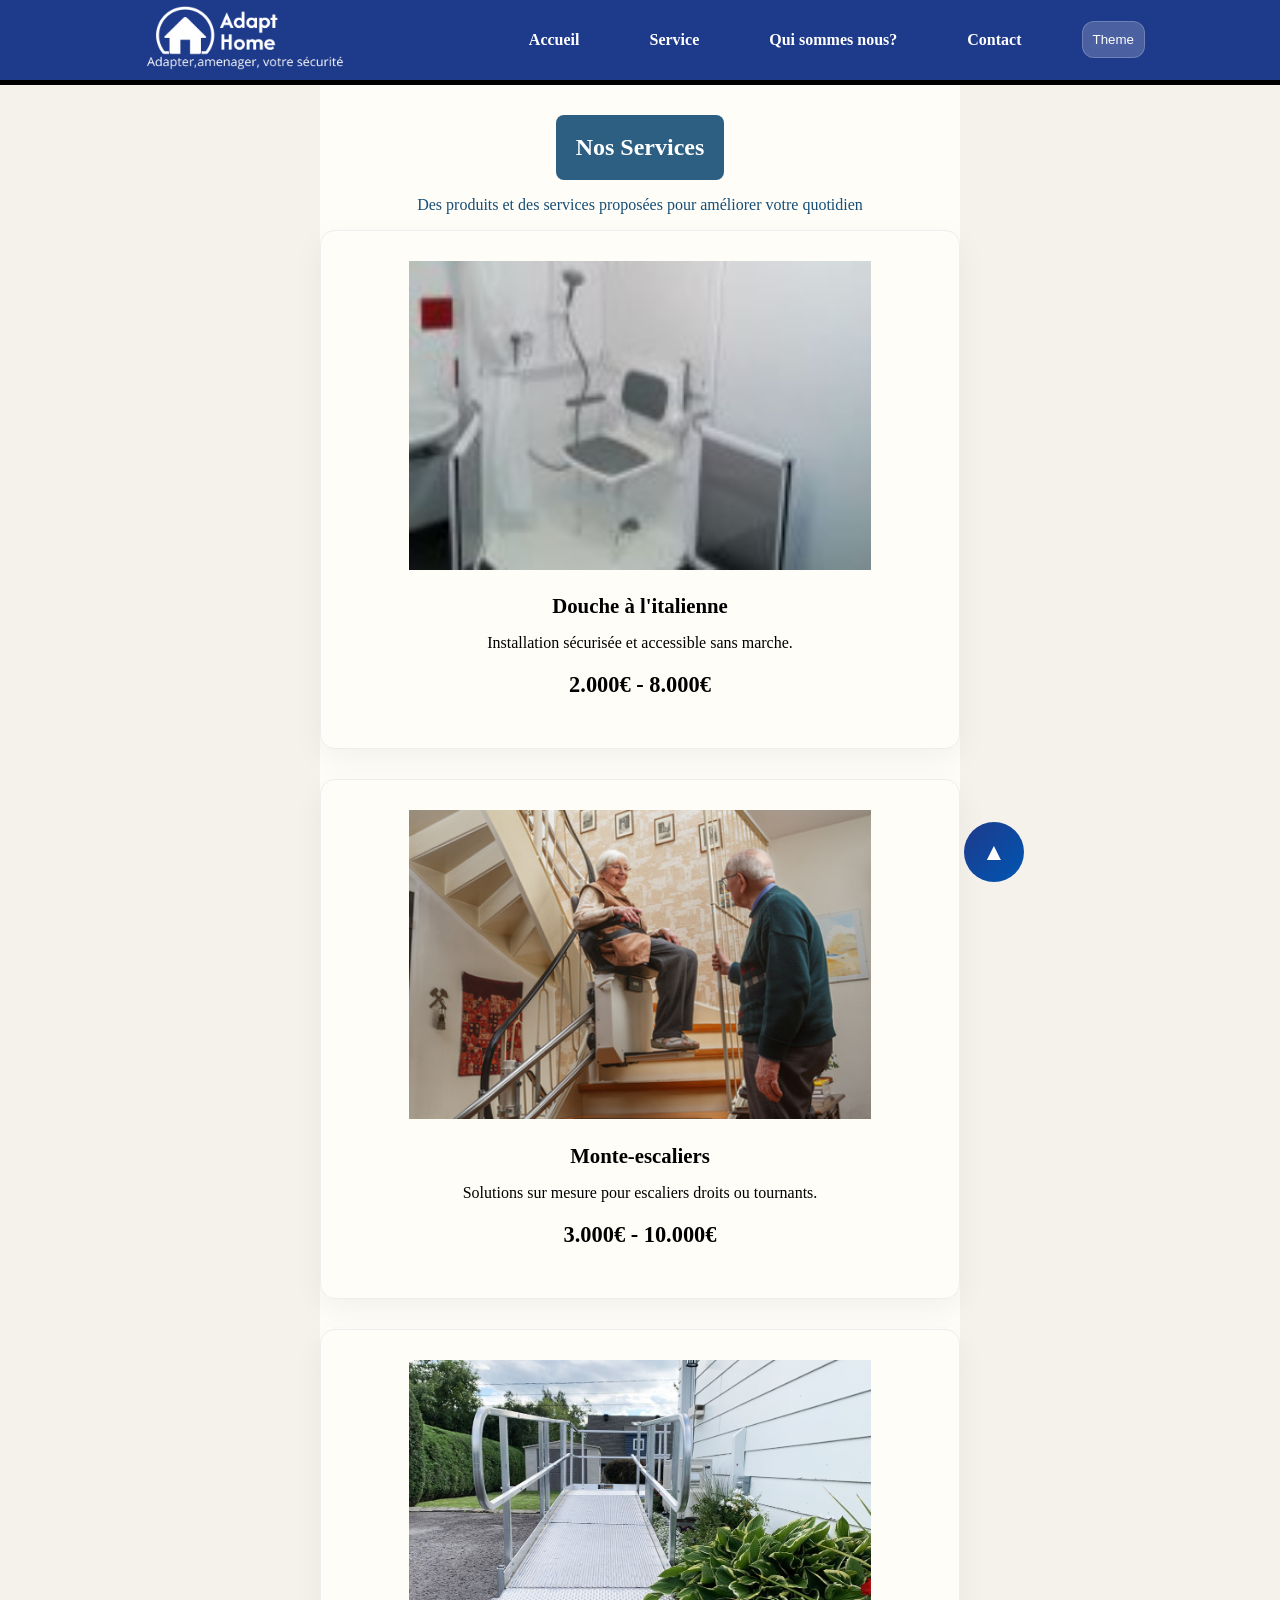
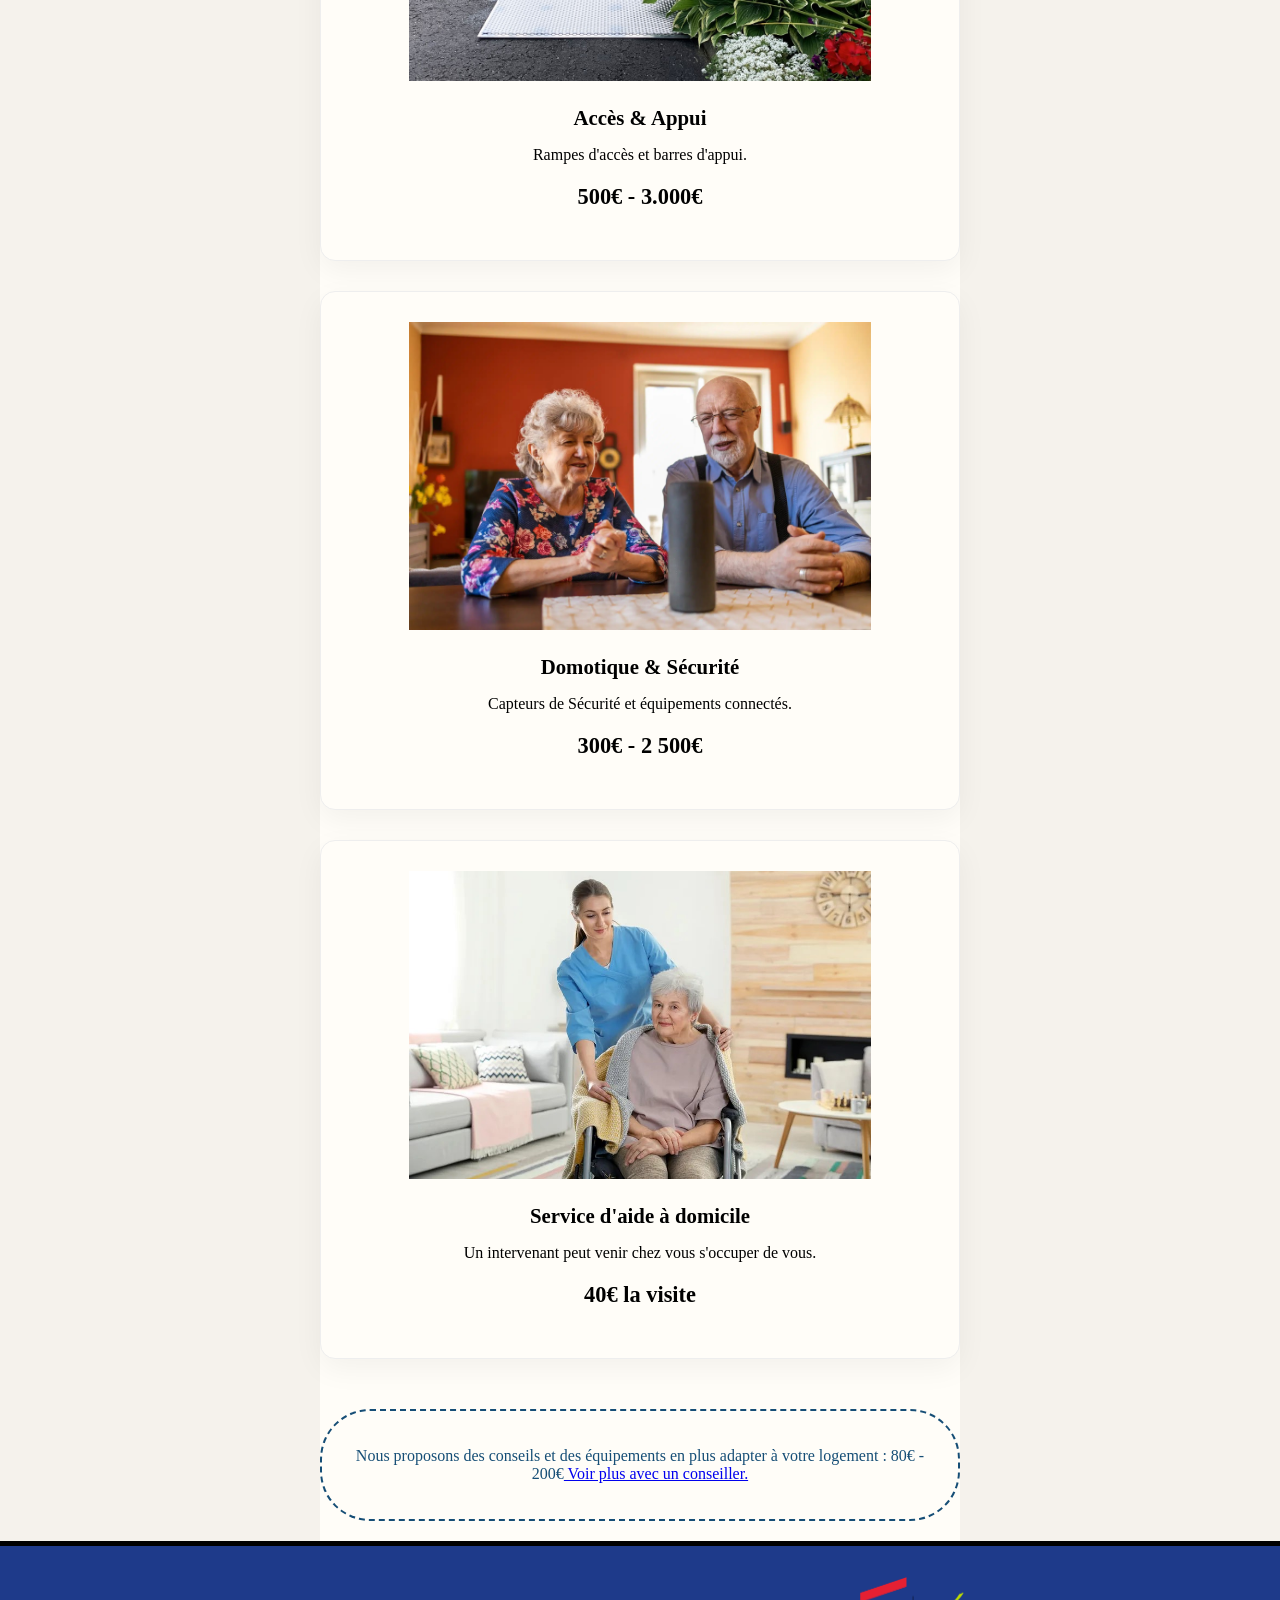
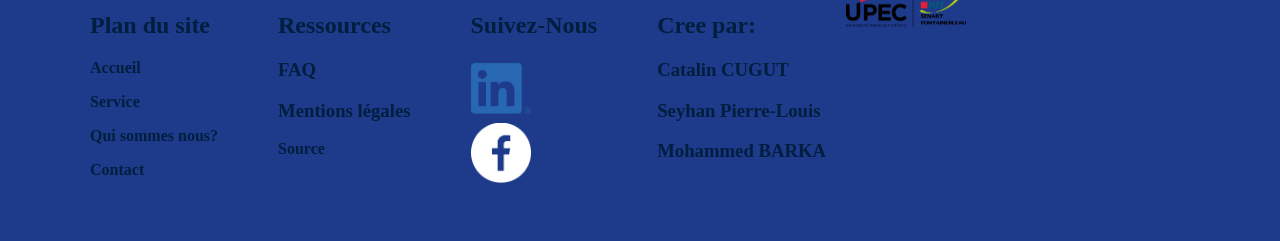
<file: Project Web (entreprise imaginaire)/service/service.html>
<!DOCTYPE html>
    <html lang="fr">
    <head>
        <title>SAE_Web_service</title>
        <meta charset="UTF-8">
        <meta name="viewport" content="width=device-width, initial-scale=1.0">
        <link rel="stylesheet" href="style_service.css"/>
        
    </head>
    <body class="main">
        


    <!-- entet -->
        <header class="entete"  id="head">
    
            <nav class="navigation_main">


                <div class="navigation_logo">
                    <a href="../index.html" title="Accueil">
                        <img src="../img/logo.png" alt="logo" id="im">
                    </a>
                </div>

                <button class="burger" id="burger" aria-label="Menu">☰</button>
                <div class="navigation_partie" id="nav_menu">
                    <ol class="navigation_ol" >
                        <li class="navigation" >                     
                            <a href="../index.html" class="navigation_a" title="Accueil">Accueil</a>
                        </li>


                        <li class="navigation">
                            <a href="../service/service.html" class="navigation_a" title="Notre service">Service</a>
                        </li>


                        <li class="navigation">
                            <a href="../info/info_nous.html" class="navigation_a" title="Qui sommes-nous?">Qui sommes nous?</a>
                        </li>

                        <li class="navigation">
                            <a href="../contact/contact.html" class="navigation_a" title="Contact">Contact</a>
                        </li>
                        <li>
                            <button class="b_theme" type="button" id="theme">Theme</button>
                        </li>

                    </ol>

                   
                </div>
                

            </nav>
            
        </header>

   <!-- content peincipale -->
        <div class="content_main" id="main_content">
            <div class="service_represente" id="service">
                <h2>Nos Services</h2>
        
                <div class="section-header">
                    <p>Des produits et des services proposées pour am&#233;liorer votre quotidien</p>
                </div>

                <div class="services-grid">
                  
                        <div class="service-card">
                            <img src="../img/ex3.jpg" alt="exemple3">
                            <h3>Douche &#224; l&#39;italienne</h3>
                            <p class="description">Installation s&#233;curisée et accessible sans marche.</p>
                            <p class="price">2.000&#8364; - 8.000&#8364;</p>
                        
                        </div>

                        <div class="service-card">
                            <img src="../img/ex1.jpg" alt="exemple1">
                            <h3>Monte-escaliers</h3>
                            <p class="description">Solutions sur mesure pour escaliers droits ou tournants.</p>
                            <p class="price">3.000&#8364; - 10.000&#8364;</p>
                        
                        </div>
                    

                  
                        <div class="service-card">
                            <img src="../img/ex6.jpg" alt="example6">
                            <h3>Acc&#232;s &#38; Appui</h3>
                            <p class="description">Rampes d&#39;acc&#232;s et barres d&#39;appui.</p>
                            <p class="price">500&#8364; - 3.000&#8364;</p>
                        </div>

                        <div class="service-card">
                            <img src="../img/ex4.jpg" alt="exemple4">
                            <h3>Domotique &#38; S&#233;curit&#233;</h3>
                            <p class="description">Capteurs de S&#233;curit&#233; et &#233;quipements connect&#233;s.</p>
                            <p class="price">300&#8364; - 2 500&#8364;</p>
                        </div>
                  

                  
                        <div class="service-card">
                            <img src="../img/ex5.jpg" alt="exemple5">
                            <h3>Service d&#39;aide &#224; domicile</h3>
                            <p class="description"> Un intervenant peut venir chez vous s&#39;occuper de vous.</p>
                            <p class="price">40&#8364; la visite</p>
                        </div>
                    
                </div>

                

                <div class="audit-banner">
                    <p>Nous proposons des conseils et des &#233;quipements en plus adapter &#224; votre logement  : 80&#8364; - 200&#8364;<a href="https://dwarves.iut-fbleau.fr/~cugut/SAE/contact/contact.html"> Voir plus avec un conseiller.</a></p>
                </div>
            </div>
        </div>



        <!-- Pied_page -->
        <footer class="foot" id="foot">
        
            <div class="piedpage">
                <button type="button" class="remonter" id="remonter" title="Remonter">&#x25B2;</button>

                <div class="content">
                

                    <ol class="plan_piedpage">

                        <li>
                            <h2>Plan du site</h2>
                        </li>
                        <li>
                            <p>
                            <a href="../index.html" title="Contact">Accueil</a>
                            </p>
                        </li>
                        
                        <li>
                            <p>
                            <a href="../service/service.html" title="Notre service">Service</a>
                            </p>
                        </li>


                        <li>
                            <p>
                            <a href="../info/info_nous.html" title="Qui sommes-nous?">Qui sommes nous?</a>
                            </p>
                        </li>

                        <li>
                            <p>
                            <a href="../contact/contact.html" title="Contact">Contact</a>
                            </p>
                        </li>

                    </ol>



                    <ol class="resources">
                        <li>
                            <h2>Ressources</h2>
                        </li>
                        <li>
                            <a href="../resource/faq.html" title="FAQ"><h3>FAQ</h3></a>
                        </li>
                        <li>
                            <a href="../resource/mentione_legale.html"> <h3>Mentions l&#xE9;gales</h3></a>
                        </li>
                        <li>
                            <a href="../resource/source.html">Source</a>
                        </li>
                    </ol>



                    <ol class="suive">
                        <li>
                            <h2>Suivez-Nous</h2>
                        </li>
                        <li>
                            <a class="logo_lk" href="https://fr.linkedin.com/company/linkedin" title="LinkedIn"><img src="../img/lk.png" alt="logo-LinkedIn"></a>
                        </li>
                        <li>
                            <a class="logo_facebook" href="https://www.meta.com/fr-fr/facebook-app/" title="Facebook"><img src="../img/fecebook.png" alt="Logo Facebook"></a>
                        </li>

                    </ol>

                    <ol class="signature_piedpage">
                        <li>
                            <h2>Cree par:</h2>
                        </li>
                        <li>
                            <h3>Catalin CUGUT</h3>
                            <h3>Seyhan Pierre-Louis</h3>
                            <h3>Mohammed BARKA</h3>
                        </li>
                    </ol>

                    <div class="logo_iut">
                            
                        <a href="https://www.iutsf.u-pec.fr" target="_blank" title="Iut">
                            <img src="../img/IUT.png" alt="IUT">
                        </a>
                    </div>

                </div>
           
            </div>
        </footer>


        <script src="../js/ThemeNoir.js"></script>
    </body>
</html>
</file>
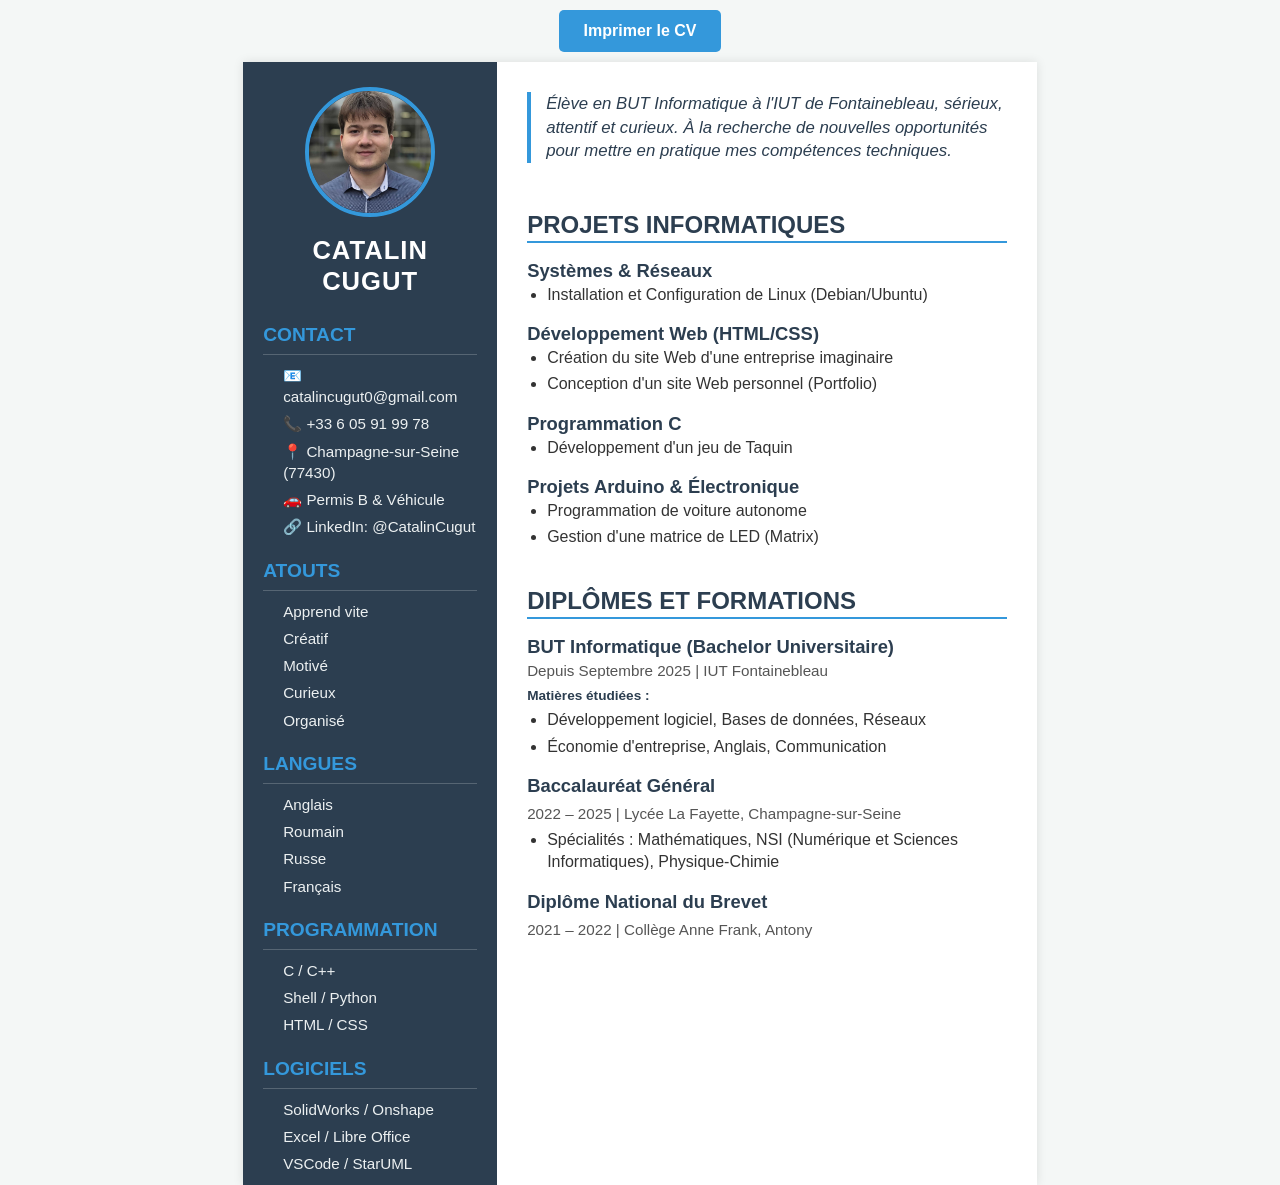
<file: Project Web (entreprise imaginaire)/info/cv/cv_catalin.html>
<!DOCTYPE html>
<html lang="fr">
<head>
    <meta charset="UTF-8">
    <meta name="viewport" content="width=device-width, initial-scale=1.0">
    <title>CV Catalin CUGUT</title>
    <link rel="stylesheet" href="style_cv.css">
</head>
<body>

    <button class="print_button" onclick="window.print()">Imprimer le CV</button>
    <div class="cv-container">
        <aside class="sidebar">
            <div class="profile-section">
                <img src="img_cv/photo_catalin.jpg" alt="Photo de Catalin Cugut" class="profile-img">
                <h1>Catalin CUGUT</h1>  
            </div>
            <section class="contact-info">
                <h2>Contact</h2>
                <ul>
                    <li><p>&#128231; <a href="mailto:catalincugut0@gmail.com">catalincugut0@gmail.com</a></p></li>
                    <li><p>&#128222; +33 6 05 91 99 78</p></li>
                    <li><p>&#128205; Champagne-sur-Seine (77430)</p></li>
                    <li><p>&#128663; Permis B &#38; V&#233;hicule</p></li>
                    <li><p>&#128279; LinkedIn: @CatalinCugut</p></li>
                </ul>
            </section>
            <section class="skills">
                <h2>Atouts</h2>
                <ul>
                    <li><p>Apprend vite</p></li>
                    <li><p>Cr&#233;atif</p></li>
                    <li><p>Motiv&#233;</p></li>
                    <li><p>Curieux</p></li>
                    <li><p>Organis&#233;</p></li>
                </ul>
            </section>
            <section class="languages">
                <h2>Langues</h2> 
                <ul>
                    <li><p>Anglais</p></li>
                    <li><p>Roumain</p></li>
                    <li><p>Russe</p></li>
                    <li><p>Fran&#231;ais</p></li>
                </ul>
            </section>
            <section class="programmation">
                <h2>Programmation</h2> 
                <ul>
                    <li><p>C / C++</p></li>
                    <li><p>Shell / Python</p></li>
                    <li><p>HTML / CSS</p></li>
                </ul>
            </section>
            <section class="software">
                <h2>Logiciels</h2> 
                <ul> 
                    <li><p>SolidWorks / Onshape</p></li>
                    <li><p>Excel / Libre Office</p></li>
                    <li><p>VSCode / StarUML</p></li>
                    <li><p>Oracle SQL</p></li>
                </ul>
            </section>
            <section class="interests">
                <h2>Centres d'int&#233;r&#234;t</h2> 
                <ul>
                    <li><p>Jeux vid&#233;o</p></li>
                    <li><p>Activit&#233;s en groupe</p></li>
                    <li><p>Nouvelles technologies</p></li>
                </ul>
            </section>
        </aside>

        <main class="main-content">
            <header>
                <p class="intro-text">
                    &#201;l&#232;ve en BUT Informatique &#224; l'IUT de Fontainebleau, s&#233;rieux, attentif et curieux. &#192; la recherche de nouvelles opportunit&#233;s pour mettre en pratique mes comp&#233;tences techniques.
                </p>
            </header>

            <section class="projects">
                <h3>Projets Informatiques</h3>

                <div class="item">
                    <div class="header-item">
                        <strong>Syst&#232;mes &#38; R&#233;seaux</strong>
                    </div>
                    <ul> 
                        <li><p>Installation et Configuration de Linux (Debian/Ubuntu)</p></li>
                    </ul>
                </div>

                <div class="item">
                    <div class="header-item">
                        <strong>D&#233;veloppement Web (HTML/CSS)</strong>
                    </div>
                    <ul> 
                        <li><p>Cr&#233;ation du site Web d'une entreprise imaginaire</p></li>
                        <li><p>Conception d'un site Web personnel (Portfolio)</p></li>
                    </ul>
                </div>

                <div class="item">
                    <div class="header-item">
                        <strong>Programmation C</strong>
                    </div>
                    <ul> 
                        <li><p>D&#233;veloppement d'un jeu de Taquin</p></li>
                    </ul>
                </div>

                <div class="item">
                    <div class="header-item">
                        <strong>Projets Arduino &#38; &#201;lectronique</strong>
                    </div>
                    <ul> 
                        <li><p>Programmation de voiture autonome</p></li>
                        <li><p>Gestion d'une matrice de LED (Matrix)</p></li>
                    </ul>
                </div>
            </section>

            <section class="education">
                <h3>Dipl&#244;mes et Formations</h3>
                
                <div class="item">
                    <div class="header-item">
                        <strong>BUT Informatique (Bachelor Universitaire)</strong>
                        <span>Depuis Septembre 2025 | IUT Fontainebleau</span> 
                    </div>
                    <p style="font-size: 0.85rem; margin-top: 5px; color: var(--primary-color); font-weight: bold;">Mati&#232;res &#233;tudi&#233;es :</p>
                    <ul> 
                        <li><p>D&#233;veloppement logiciel, Bases de donn&#233;es, R&#233;seaux</p></li>
                        <li><p>&#201;conomie d'entreprise, Anglais, Communication</p></li>
                    </ul>
                </div>

                <div class="item">
                    <div class="header-item">
                        <p><strong>Baccalaur&#233;at G&#233;n&#233;ral</strong></p>
                        <p><span>2022 &#8211; 2025 | Lyc&#233;e La Fayette, Champagne-sur-Seine</span></p> 
                    </div>
                    <ul> 
                        <li><p>Sp&#233;cialit&#233;s : Math&#233;matiques, NSI (Num&#233;rique et Sciences Informatiques), Physique-Chimie</p></li>
                    </ul>
                </div>

                <div class="item">
                    <div class="header-item">
                        <p><strong>Dipl&#244;me National du Brevet</strong></p>
                        <p><span>2021 &#8211; 2022 | Coll&#232;ge Anne Frank, Antony</span></p>
                    </div>
                </div>
            </section>
        </main>
    </div>
</body>
</html>
</file>
<file: Project Web (entreprise imaginaire)/style_main.css>
:root {
    --text-white: #ffffff;
    --text-black: #000000;
    --text-blue-dark: #001f3f;

    --fond-white1: #F5F2EC;
    --fond-white2: #FFFDF8;

    --blue-dark: rgb(22, 78, 118);
    --blue: rgb(30, 58, 138);

    --fond-black1: #121212;
    --fond-black2: #1e1e1e;
}

/*body*/
.main {
    position: relative;
    margin:0;
    background-color: var(--fond-white1);
    transition: 0.3s;

}

/* theme noir pour body */
.main.black_b {
    background-color: var(--fond-black1);
    transition: 0.3s;
}

/*Header*/
.head {
    width: 100%;
}

.entete {
    position: sticky;
    display: flex;
    top: 0;
    z-index: 10;
    background-color: var(--blue);
    padding: 5px;
    border-bottom: 5px solid black; 
    width: 100%;
  
}

.entete.black_h {
    background-color: var(--blue-dark);
}

/* button theme */
.b_theme {
    background: rgba(255, 255, 255, 0.2);
    backdrop-filter: blur(5px); 
    border: 1px solid rgba(255, 255, 255, 0.2);
    color: white;
    padding:10px;
    border-radius: 12px;
    cursor: pointer;
    transition: 0.3s;
}

.b_theme_noir{
    color: var(--text-blue-dark);
    transition: 0.3s;
}


/*style de contenu du l'entet*/
.navigation_main {
 
    display: flex;
    align-items: center;
    position:relative;
    gap: 35px;
    max-width: 1000px;
    width: 90%;
    margin: auto;
    justify-content: space-between;
}

/* style de img en nav*/
.navigation_logo  {
    width: 20%;
    
    
}

.navigation_logo img {
    width: 100%;
    height: auto;
   
}

/*style du liste en nav*/
.navigation_ol {
    
    list-style: none;
    display: flex;
    gap: 50px;
    padding: 0;
    
}
 .navigation{
    padding:10px;
 }



/*style des liens en nav*/
.navigation_a {
    text-decoration: none;
    color: var(--text-white);
    font-weight: bold;
    transition: 0.3s;
}

/* liens en syle noire */
.navigation_a.black_a {
    color: var(--text-blue-dark);
    transition: 0.3s;
}

/* style de info/contenu principal */
.content_main {
    position: relative;
    margin: auto;
    width: 50%;
    max-width: 1500px;
    background-color: var(--fond-white2);
    transition: 0.3s;
    
}

/* theme noir pour main/content */
.content_main.black_m {
    background-color: var(--fond-black2);
    transition: 0.3s;

}

/* ------------------- img 1 dans content main --------------------*/
.img_main {
    display: flex;
    position: relative; 
    max-width: 1500px;
    max-height: 500px;
   border-radius: 20px;
    margin: 0 auto;
    overflow: hidden; 
    box-shadow: 0 10px 12px rgba(0,0,0,0.3);
}

.img_main img {
    width: 100%;
    height: 100%;
    object-fit: cover; 


}

.text {
    position: absolute; 
    bottom: 20px;       
    left: 20px;       
    width: 20dvh;      
    color: white;
    font-size: 90%;  
    font-weight: bold;  
    background: rgba(0, 0, 0, 0.6); 
    padding: 15px;
    border-radius: 8px;
    z-index: 5;
}



.text ol {
    list-style: none;
    padding: 0;
    margin: 0;
}


.decuvrir {
    display: inline-block;
    margin-top: 10px;
    background: rgba(37, 99, 235, 0.9);
    color: white;
    padding: 8px 16px;
    border: none;
    border-radius: 8px;
    cursor: pointer;
    text-decoration: none;
    transition: 0.3s;
}

.decuvrir_black {
    background: rgba(22, 78, 118, 1);
    transition: 0.3s;
}

/*-------------------------------------ex service ----------------------*/

.ex_services {
    text-align: center;
    padding: 50px 20px;
}



.ex_service h2 {
    width: 15%;
    text-align: center;
    position: relative;
    color: white;
    font-weight: bold;
    background: rgba(22, 78, 118, 0.9); 
    padding: 3%;
    border-radius: 8px;
    margin: 2% auto;;
    


}
.ex_service a {
    color: black;
    text-decoration: none;
}

.ex_content {
    display: flex;
    flex-wrap: wrap;
    justify-content: center;
    gap: 2%;
    
    

}


.ex  {
    background-color: #fff;
    color: black;
    border-radius: 12px;
    box-shadow: 0 10px 12px rgba(0,0,0,0.3);
    width: 25%;
    padding: 2%;
    text-align: left;
    transition: 0.3s;
    border: 2px solid black;
}

.ex_black {
    background-color: var(--blue-dark);
    color: white;
    transition: 0.3s;

}

.ex img {
    width: 100%;
    border-radius: 8px;
}


/*------------------------------------------experience------------------------------------*/

.experience h2{
    width: 15%;
    text-align: center;
    position: relative;
    color: white;
    font-weight: bold;
    background: rgba(22, 78, 118, 0.9); 
    padding: 3%;
    border-radius: 8px;
    margin: 2% auto;;


}

.experience_content {
    display: flex;
    align-items: center;
    justify-content: space-between;
    max-width: 1500px;
    background: var(--blue-dark);
    border: 3px solid black;
    border-radius: 8px;
    margin: 10px auto;
    padding: 20px;
    gap: 40px;
    box-shadow: 0 10px 12px rgba(0,0,0,0.3);
}

/* Texte */
.experience_text {
    display: flex; 
    width: 30%;      
    color: white;
    font-size: 1rem;  
    font-weight: 400;  
    background: rgba(0, 0, 0, 0.4); 
    padding: 15px;
    border-radius: 8px;
}

/* Image */
.experience_content img {
    width: 50%;
    height: auto;
    border-radius: 8px;
    border: 3px solid black;
}

.source_experiance{
    text-decoration: none;
    color: white;
}

.experience_text ol {
    list-style: none;
}











/* footer */
.foot {
    background-color: var(--blue);
    padding: 10px;
    border-top: 5px solid black; 
    width: 100%;
    transition: 0.3s;
}

/* footer dark */
.foot.black_f {
    background-color: var(--blue-dark);
    transition: 0.3s;
}



.remonter {  
    position: fixed;
    bottom: 2%;
    right: 20%;
    width: 60px;
    height: 60px;
    border-radius: 50%;
    background: linear-gradient(135deg, var(--blue), #0056b3);
    color: white;
    border: none;
    font-size: 24px;
    cursor: pointer;
    transition: 0.3s;
    z-index: 100;
}

.remonter_black { 
    background: linear-gradient(135deg , #164e76 , #0056b3 );
    color:var(--text-blue-dark);
    transition: 0.3s;
}

.piedpage {
    color: var(--text-blue-dark);
    max-width: 1200px;
    width: 100%;
    padding: 20px;
    margin: auto;
    display: flex;
    justify-content: space-between;
    gap: 20px;
}

.content {
    position: relative;
    display: flex;
    gap: 20px;
}




.plan_piedpage a  {
    text-decoration: none;
    color: var(--text-blue-dark);
    font-weight: bold;
}

.resources a {
    text-decoration: none;
    color: var(--text-blue-dark);
    font-weight: bold;
}


.piedpage ol {
    list-style: none;

}
.logo_lk img, .logo_facebook img {
    width: 60px;    
    height: 60px;
    object-fit: contain;
}


.logo_iut {
    width: 20%;
    
}

.logo_iut img {
    width: 50%;
    height: auto;
}

.burger {
    display: none;
    background: none;
    border: none;
    font-size: 28px;
    color: white;
    cursor: pointer;
}

/* --------------------------------------- MOBILE --------------------------------------------------------- */
@media (max-width: 768px) {
    
    html, body {
        overflow-x: hidden; 
    }

    .main {
        margin-top:10% ;
        padding: 0;
        min-height: 100vh;
    }
    
    .entete {
        position: fixed;   
        top: 0;
        left: 0;
        width: 100%;       
        z-index: 10;      
        padding: 10px;      
    }

  
    .navigation_main {
        width: 95%;
        padding: 0 10px;
    }

    .navigation_logo {
        width: 30%; 
    }
   
    .burger {
        display: block;
    }

   
    .navigation_partie {
        position: absolute; 
        top: 100%; 
        left: 0;
        width: 95%; 
        background-color: var(--blue);
        display: none; 
        box-shadow: 0 10px 10px rgba(0,0,0,0.2);
        z-index: 999;
        flex-direction: column;
    }

    .navigation_partie_balck {
        background-color: var(--blue-dark);
    }
   

    

    .navigation_partie.active {
        display: flex;
    }

    .navigation_ol {
        flex-direction: column;
        width: 100%;
        gap: 0;
        padding: 0;
    }

    .navigation_ol li {
        width: 100%;
        text-align: center;
    }

    .navigation_a {
        display: block;
        padding: 15px;
        border-bottom: 1px solid rgba(255,255,255,0.1);
    }

   
    .content_main {
        width: 95%; 
        padding-bottom: 20px;
    }

   
    .img_main {
        max-height: 300px;
        border-radius: 10px; 
    }

    .text {
        width: 10dvh;
        left: 5%;
        bottom: 10px;
        font-size: 0.7dvh; 
        padding: 5px;
    }

    .text h1 {
        font-size: 1dvh; 
        margin-bottom: 5px;
    }

  
    .ex_service h2, 
    .experience h2 {
        width: 80%;
        margin: 20px auto;
        font-size: 1.2rem;
    }


    .ex_content {
        gap: 20px;
    }

    .ex {
        width: 90%; 
        margin-bottom: 10px;
    }

   
    .experience_content {
        flex-direction: column-reverse; 
        padding: 15px;
        gap: 20px;
    }

    .experience_text {
        width: 100%;
        font-size: 0.9rem;
    }

    .experience_content img {
        width: 100%;
        height: auto;
    }

    
    .piedpage {
        flex-direction: column;
        align-items: center;
        text-align: center;
        gap: 30px;
        padding: 40px 10px;
    }

    .content {
        flex-direction: column;
        align-items: center;
        gap: 20px;
    }

    .logo_iut {
        width: 60%; 
        margin: 0 auto 10px auto;
    }

    .logo_iut img {
        width: 80%;
    }

   
    .remonter {
        right: 20px;
        bottom: 50px;
        width: 50px;
        height: 50px;
        font-size: 20px;
    }
}
</file>
<file: Project Web (entreprise imaginaire)/contact/style_contact.css>
:root {
    --text-white: #ffffff;
    --text-black: #000000;
    --text-blue-dark: #001f3f;

    --fond-white1: #F5F2EC;
    --fond-white2: #FFFDF8;

    --blue-dark: rgb(22, 78, 118);
    --blue: rgb(30, 58, 138);

    --fond-black1: #121212;
    --fond-black2: #1e1e1e;
}

/*body*/
.main {
    position: relative;
    margin:0;
    background-color: var(--fond-white1);
    transition: 0.3s;

}

/* theme noir pour body */
.main.black_b {
    background-color: var(--fond-black1);
    transition: 0.3s;
}

/*Header*/
.head {
    width: 100%;
}

.entete {
    position: sticky;
    display: flex;
    top: 0;
    z-index: 10;
    background-color: var(--blue);
    padding: 5px;
    border-bottom: 5px solid black; 
    width: 100%;
  
}

.entete.black_h {
    background-color: var(--blue-dark);
}

/* button theme */
.b_theme {
    background: rgba(255, 255, 255, 0.2);
    backdrop-filter: blur(5px); 
    border: 1px solid rgba(255, 255, 255, 0.2);
    color: white;
    padding:10px;
    border-radius: 12px;
    cursor: pointer;
    transition: 0.3s;
}

.b_theme_noir{
    color: var(--text-blue-dark);
    transition: 0.3s;
}


/*style de contenu du l'entet*/
.navigation_main {
 
    display: flex;
    align-items: center;
    position:relative;
    gap: 35px;
    max-width: 1000px;
    width: 90%;
    margin: auto;
    justify-content: space-between;
}

/* style de img en nav*/
.navigation_logo  {
    width: 20%;
    
    
}

.navigation_logo img {
    width: 100%;
    height: auto;
   
}

/*style du liste en nav*/
.navigation_ol {
    
    list-style: none;
    display: flex;
    gap: 50px;
    padding: 0;
    
}

 .navigation{
    padding:10px;
}



/*style des liens en nav*/
.navigation_a {
    text-decoration: none;
    color: var(--text-white);
    font-weight: bold;
    transition: 0.3s;
}

/* liens en syle noire */
.navigation_a.black_a {
    color: var(--text-blue-dark);
    transition: 0.3s;
}

/* style de info/contenu principal */
.content_main {
    position: relative;
    margin: auto;
    width: 50%;
    min-height: 1200px;
    max-width: 1500px;
    background-color: var(--fond-white2);
    transition: 0.3s;
    color: black;
    
}

/* theme noir pour main/content */
.content_main.black_m {
    background-color: var(--fond-black2);
    transition: 0.3s;
    color: #E0E0E0;

}

/*-----------------------------------contacter-------------------------------*/

.contact {
  padding: 2rem;
}


.text {
  
  display: flex;
  flex-direction: column;
  gap: 25px;

  transition: 0.3s;
 
}

.text_black {
    color: var(--text-blue-dark);
    transition: 0.3s;
}

.contact input, .contact text {
  padding: 0.5rem;
  border: 1px solid #ccc;
  
  border-radius: 5px;
}














/* footer */
.foot {
    position: fixed;
    bottom: 0;
    background-color: var(--blue);
    padding: 10px;
    border-top: 5px solid black; 
    width: 100%;
    transition: 0.3s;
}

/* footer dark */
.foot.black_f {
    background-color: var(--blue-dark);
    transition: 0.3s;
}



.remonter {  
    position: fixed;
    bottom: 2%;
    right: 20%;
    width: 60px;
    height: 60px;
    border-radius: 50%;
    background: linear-gradient(135deg, var(--blue), #0056b3);
    color: white;
    border: none;
    font-size: 24px;
    cursor: pointer;
    transition: 0.3s;
    z-index: 100;
}

.remonter_black { 
    background: linear-gradient(135deg , #164e76 , #0056b3 );
    color:var(--text-blue-dark);
    transition: 0.3s;
}

.piedpage {
    color: var(--text-blue-dark);
    max-width: 1200px;
    width: 100%;
    padding: 20px;
    margin: auto;
    display: flex;
    justify-content: space-between;
    gap: 20px;
}

.content {
    position: relative;
    display: flex;
    gap: 20px;
}




.plan_piedpage a  {
    text-decoration: none;
    color: var(--text-blue-dark);
    font-weight: bold;
}

.resources a {
    text-decoration: none;
    color: var(--text-blue-dark);
    font-weight: bold;
}


.piedpage ol {
    list-style: none;

}

.logo_lk img, .logo_facebook img {
    width: 60px;    
    height: 60px;
    object-fit: contain;
}


.logo_iut {
    width: 20%;
    
}

.logo_iut img {
    width: 50%;
    height: auto;
}

.burger {
    display: none;
    background: none;
    border: none;
    font-size: 28px;
    color: white;
    cursor: pointer;
}

/* --------------------------------------- MOBILE --------------------------------------------------------- */
@media (max-width: 768px) {
    
    html, body {
        overflow-x: hidden; 
    }

    .main {
        margin-top:10% ;
        padding: 0;
        min-height: 100vh;
    }
    
    .entete {
        position: fixed;   
        top: 0;
        left: 0;
        width: 100%;       
        z-index: 10;      
        padding: 10px;      
    }

  
    .navigation_main {
        width: 95%;
        padding: 0 10px;
    }

    .navigation_logo {
        width: 30%; 
    }

    .burger {
        display: block;
       
    }

   
    .navigation_partie {
        position: absolute; 
        top: 100%; 
        left: 0;
        width: 95%; 
        background: var(--blue);
        display: none; 
        box-shadow: 0 10px 10px rgba(0,0,0,0.2);
        z-index: 10;
        flex-direction: column;
    }

    .navigation_partie_balck {
        background-color: var(--blue-dark);
    }

    .navigation_partie.active {
        display: flex;
    }

    .navigation_ol {
        flex-direction: column;
        width: 100%;
        gap: 0;
        padding: 0;
    }

    .navigation_ol li {
        width: 100%;
        text-align: center;
    }

    .navigation_a {
        display: block;
        padding: 15px;
        border-bottom: 1px solid rgba(255,255,255,0.1);
    }

   
    .content_main {
        width: 95%; 
        min-height: 100%;
        padding-bottom: 20px;
    }

    .foot {
        position: relative; 
        margin-top: 10px;
       
    }

    .piedpage {
        flex-direction: column;
        align-items: center;
        text-align: center;
        gap: 30px;
        padding: 40px 10px;
    }

    .content {
        flex-direction: column;
        align-items: center;
        gap: 20px;
    }

    .logo_iut {
        width: 60%; 
        margin: 0 auto 10px auto;
    }

    .logo_iut img {
        width: 80%;
    }

   
    .remonter {
        right: 20px;
        bottom: 50px;
        width: 50px;
        height: 50px;
        font-size: 20px;
    }
}
</file>
<file: Project Web (entreprise imaginaire)/resource/style_faq.css>
:root {
    --text-white: #ffffff;
    --text-black: #000000;
    --text-blue-dark: #001f3f;

    --fond-white1: #F5F2EC;
    --fond-white2: #FFFDF8;

    --blue-dark: rgb(22, 78, 118);
    --blue: rgb(30, 58, 138);;

    --fond-black1: #121212;
    --fond-black2: #1e1e1e;
}

/*body*/
.main {
    position: relative;
    margin: 0;
    background-color: var(--fond-white1);
    transition: 0.3s;

}


/* theme noir pour body */
.main.black_b {
    background-color: var(--fond-black1);
    transition: 0.3s;
}

/*Header*/
.head {
    width: 100%;
}

.entete {
    position: sticky;
    display: flex;
    top: 0;
    z-index: 10;
    background-color: var(--blue);
    padding: 5px;
    border-bottom: 5px solid black; 
    width: 100%;
  
}

.entete.black_h {
    background-color: var(--blue-dark);
}

/* button theme */
.b_theme {
    background: rgba(255, 255, 255, 0.2);
    backdrop-filter: blur(5px); 
    border: 1px solid rgba(255, 255, 255, 0.2);
    color: white;
    padding:10px;
    border-radius: 12px;
    cursor: pointer;
    transition: 0.3s;
}

.b_theme_noir{
    color: var(--text-blue-dark);
    transition: 0.3s;
}


/*style de contenu du l'entet*/
.navigation_main {
 
    display: flex;
    align-items: center;
    position:relative;
    gap: 35px;
    max-width: 1000px;
    width: 90%;
    margin: auto;
    justify-content: space-between;
}

/* style de img en nav*/
.navigation_logo  {
    width: 20%;
    
    
}

.navigation_logo img {
    width: 100%;
    height: auto;
   
}

/*style du liste en nav*/
.navigation_ol {
    
    list-style: none;
    display: flex;
    gap: 50px;
    padding: 0;
    
}
 .navigation{
    padding:10px;
 }



/*style des liens en nav*/
.navigation_a {
    text-decoration: none;
    color: var(--text-white);
    font-weight: bold;
    transition: 0.3s;
}

/* liens en syle noire */
.navigation_a.black_a {
    color: var(--text-blue-dark);
    transition: 0.3s;
}

/* style de info/contenu principal */
.content_main {
    position: relative;
    margin: 0 auto;
    width: 50%;
    max-width: 1500px;
    min-height: 70dvh;
    background-color: var(--fond-white2);
    padding: 20px 0;
    transition: 0.3s;    
}



/* theme noir pour main/content */
.content_main.black_m {
    background-color: var(--fond-black2);
    transition: 0.3s;

}


/* ------------------------- content-------------------*/

h1 {

    text-align: center;
}

.text1 {
    text-align: center;
    color: var(--blue-dark);
    margin-bottom: 30px;
}


.faq-container {
    display: flex;
    flex-direction: column;
    gap: 15px;
    
    
}



.faq_background {
   
    border-radius: 8px;
    overflow: hidden;
    transition: 0.3s;
    border: 2px solid var(--blue-dark);
}




summary {
    padding: 20px;
    font-weight: bold;
    font-size:larger;
    cursor: pointer;
    list-style: none; 
    color: var(--blue-dark);
    display: flex;
    justify-content: space-between;
    align-items: center;
}


.faq {
    padding: 0 20px 20px 20px;
    line-height: 1.6;
    color: var(--blue-dark);
    
}









/* footer */
.foot {
    background-color: var(--blue);
    padding: 10px;
    border-top: 5px solid black; 
    width: 100%;
    transition: 0.3s;
}

/* footer dark */
.foot.black_f {
    background-color: var(--blue-dark);
    transition: 0.3s;
}



.remonter {  
    position: fixed;
    bottom: 2%;
    right: 20%;
    width: 60px;
    height: 60px;
    border-radius: 50%;
    background: linear-gradient(135deg, var(--blue), #0056b3);
    color: white;
    border: none;
    font-size: 24px;
    cursor: pointer;
    transition: 0.3s;
    z-index: 100;
}

.remonter_black { 
    background: linear-gradient(135deg , #164e76 , #0056b3 );
    color:var(--text-blue-dark);
    transition: 0.3s;
}

.piedpage {
    color: var(--text-blue-dark);
    max-width: 1200px;
    width: 100%;
    padding: 20px;
    margin: auto;
    display: flex;
    justify-content: space-between;
    gap: 20px;
}

.content {
    position: relative;
    display: flex;
    gap: 20px;
}




.plan_piedpage a  {
    text-decoration: none;
    color: var(--text-blue-dark);
    font-weight: bold;
}

.resources a {
    text-decoration: none;
    color: var(--text-blue-dark);
    font-weight: bold;
}


.piedpage ol {
    list-style: none;

}

.logo_lk img, .logo_facebook img {
    width: 60px;    
    height: 60px;
    object-fit: contain;
}


.logo_iut {
    width: 20%;
    
}

.logo_iut img {
    width: 50%;
    height: auto;
}

.burger {
    display: none;
    background: none;
    border: none;
    font-size: 28px;
    color: white;
    cursor: pointer;
}

/*------------------------------------------------------mobile -------------------------------------*/
@media (max-width: 768px) {
    
    html, body {
        overflow-x: hidden; 
    }

    .main {
        margin-top:10% ;
        padding: 0;
        min-height: 100vh;
    }
    
    .entete {
        position: fixed;   
        top: 0;
        left: 0;
        width: 100%;       
        z-index: 10;      
        padding: 10px;      
    }

  
    .navigation_main {
        width: 95%;
        padding: 0 10px;
    }

    .navigation_logo {
        width: 30%; 
    }

    .burger {
        display: block;
       
    }

   
    .navigation_partie {
        position: absolute; 
        top: 100%; 
        left: 0;
        width: 95%; 
        background: var(--blue);
        display: none; 
        box-shadow: 0 10px 10px rgba(0,0,0,0.2);
        z-index: 999;
        flex-direction: column;
    }

    .navigation_partie_balck {
        background-color: var(--blue-dark);
    }

    .navigation_partie.active {
        display: flex;
    }

    .navigation_ol {
        flex-direction: column;
        width: 100%;
        gap: 0;
        padding: 0;
    }

    .navigation_ol li {
        width: 100%;
        text-align: center;
    }

    .navigation_a {
        display: block;
        padding: 15px;
        border-bottom: 1px solid rgba(255,255,255,0.1);
    }

   
    .content_main {
        width: 95%; 
        padding-bottom: 20px;
    }

    .piedpage {
        flex-direction: column;
        align-items: center;
        text-align: center;
        gap: 30px;
        padding: 40px 10px;
    }

    .content {
        flex-direction: column;
        align-items: center;
        gap: 20px;
    }

    .logo_iut {
        width: 60%; 
        margin: 0 auto 10px auto;
    }

    .logo_iut img {
        width: 80%;
    }

   
    .remonter {
        right: 20px;
        bottom: 50px;
        width: 50px;
        height: 50px;
        font-size: 20px;
    }
}
</file>
<file: Project Web (entreprise imaginaire)/resource/style_mentione.css>
:root {
    --text-white: #ffffff;
    --text-black: #000000;
    --text-blue-dark: #001f3f;

    --fond-white1: #F5F2EC;
    --fond-white2: #FFFDF8;

    --blue-dark: rgb(22, 78, 118);
    --blue:  rgb(30, 58, 138);

    --fond-black1: #121212;
    --fond-black2: #1e1e1e;
}

/*body*/
.main {
    position: relative;
    margin: 0;
    background-color: var(--fond-white1);
    transition: 0.3s;

}


/* theme noir pour body */
.main.black_b {
    background-color: var(--fond-black1);
    transition: 0.3s;
}

/*Header*/
.head {
    width: 100%;
}

.entete {
    position: sticky;
    display: flex;
    top: 0;
    z-index: 10;
    background-color: var(--blue);
    padding: 5px;
    border-bottom: 5px solid black; 
    width: 100%;
  
}

.entete.black_h {
    background-color: var(--blue-dark);
}

/* button theme */
.b_theme {
    background: rgba(255, 255, 255, 0.2);
    backdrop-filter: blur(5px); 
    border: 1px solid rgba(255, 255, 255, 0.2);
    color: white;
    padding:10px;
    border-radius: 12px;
    cursor: pointer;
    transition: 0.3s;
}

.b_theme_noir{
    color: var(--text-blue-dark);
    transition: 0.3s;
}


/*style de contenu du l'entet*/
.navigation_main {
 
    display: flex;
    align-items: center;
    position:relative;
    gap: 35px;
    max-width: 1000px;
    width: 90%;
    margin: auto;
    justify-content: space-between;
}

/* style de img en nav*/
.navigation_logo  {
    width: 20%;
    
    
}

.navigation_logo img {
    width: 100%;
    height: auto;
   
}

/*style du liste en nav*/
.navigation_ol {
    
    list-style: none;
    display: flex;
    gap: 50px;
    padding: 0;
    
}
 .navigation{
    padding:10px;
 }



/*style des liens en nav*/
.navigation_a {
    text-decoration: none;
    color: var(--text-white);
    font-weight: bold;
    transition: 0.3s;
}

/* liens en syle noire */
.navigation_a.black_a {
    color: var(--text-blue-dark);
    transition: 0.3s;
}

/* style de info/contenu principal */
.content_main {
    position: relative;
    margin: 0 auto;
    width: 50%;
    max-width: 1500px;
    min-height: 70dvh;
    background-color: var(--fond-white2);
    padding: 20px 0;
    transition: 0.3s;    
}



/* theme noir pour main/content */
.content_main.black_m {
    background-color: var(--fond-black2);
    transition: 0.3s;

}


/* ------------------------- content-------------------*/


.content_texts {
    background: white;
    padding: 40px;
    border-radius: 8px;      
}

.content_main h1 {
    color: var(--blue-dark);
    border-bottom: 2px solid var(--blue);
    padding-bottom: 10px;
}
    
.content_main h2 {
    color: var(--blue-dark);
    margin-top: 25px;
}

.content_main p,.content_main li {
    font-size: 0.95rem;
    color: var(--blue-dark);
}











/* footer */
.foot {
    background-color: var(--blue);
    padding: 10px;
    border-top: 5px solid black; 
    width: 100%;
    transition: 0.3s;
}

/* footer dark */
.foot.black_f {
    background-color: var(--blue-dark);
    transition: 0.3s;
}



.remonter {  
    position: fixed;
    bottom: 2%;
    right: 20%;
    width: 60px;
    height: 60px;
    border-radius: 50%;
    background: linear-gradient(135deg, var(--blue), #0056b3);
    color: white;
    border: none;
    font-size: 24px;
    cursor: pointer;
    transition: 0.3s;
    z-index: 100;
}

.remonter_black { 
    background: linear-gradient(135deg , #164e76 , #0056b3 );
    color:var(--text-blue-dark);
    transition: 0.3s;
}

.piedpage {
    color: var(--text-blue-dark);
    max-width: 1200px;
    width: 100%;
    padding: 20px;
    margin: auto;
    display: flex;
    justify-content: space-between;
    gap: 20px;
}

.content {
    position: relative;
    display: flex;
    gap: 20px;
}




.plan_piedpage a  {
    text-decoration: none;
    color: var(--text-blue-dark);
    font-weight: bold;
}

.resources a {
    text-decoration: none;
    color: var(--text-blue-dark);
    font-weight: bold;
}


.piedpage ol {
    list-style: none;

}



.logo_lk img, .logo_facebook img {
    width: 60px;    
    height: 60px;
    object-fit: contain;
}


.logo_iut {
    width: 20%;
}

.logo_iut img {
    width: 50%;
    height: auto;
}

.burger {
    display: none;
    background: none;
    border: none;
    font-size: 28px;
    color: white;
    cursor: pointer;
}

/*------------------------------------------------------mobile -------------------------------------*/
@media (max-width: 768px) {
    
    html, body {
        overflow-x: hidden; 
    }

    .main {
        margin-top:10% ;
        padding: 0;
        min-height: 100vh;
    }
    
    .entete {
        position: fixed;   
        top: 0;
        left: 0;
        width: 100%;       
        z-index: 10;      
        padding: 10px;      
    }

  
    .navigation_main {
        width: 95%;
        padding: 0 10px;
    }
    
    .navigation_logo {
        width: 30%; 
    }

    

    .burger {
        display: block;
       
    }

   
    .navigation_partie {
        position: absolute; 
        top: 100%; 
        left: 0;
        width: 95%; 
        background: var(--blue);
        display: none; 
        box-shadow: 0 10px 10px rgba(0,0,0,0.2);
        z-index: 999;
        flex-direction: column;
    }

    .navigation_partie_balck {
        background-color: var(--blue-dark);
    }

    .navigation_partie.active {
        display: flex;
    }

    .navigation_ol {
        flex-direction: column;
        width: 100%;
        gap: 0;
        padding: 0;
    }

    .navigation_ol li {
        width: 100%;
        text-align: center;
    }

    .navigation_a {
        display: block;
        padding: 15px;
        border-bottom: 1px solid rgba(255,255,255,0.1);
    }

   
    .content_main {
        width: 95%; 
        padding-bottom: 20px;
    }

    .piedpage {
        flex-direction: column;
        align-items: center;
        text-align: center;
        gap: 30px;
        padding: 40px 10px;
    }

    .content {
        flex-direction: column;
        align-items: center;
        gap: 20px;
    }

    .logo_iut {
        width: 60%; 
        margin: 0 auto 10px auto;
    }

    .logo_iut img {
        width: 80%;
    }

   
    .remonter {
        right: 20px;
        bottom: 50px;
        width: 50px;
        height: 50px;
        font-size: 20px;
    }
}
</file>
<file: Project Web (entreprise imaginaire)/resource/style_source.css>
:root {
    --text-white: #ffffff;
    --text-black: #000000;
    --text-blue-dark: #001f3f;

    --fond-white1: #F5F2EC;
    --fond-white2: #FFFDF8;

    --blue-dark: rgb(22, 78, 118);
    --blue:  rgb(30, 58, 138);

    --fond-black1: #121212;
    --fond-black2: #1e1e1e;
}

/*body*/
.main {
    position: relative;
    margin: 0;
    background-color: var(--fond-white1);
    transition: 0.3s;

}


/* theme noir pour body */
.main.black_b {
    background-color: var(--fond-black1);
    transition: 0.3s;
}

/*Header*/
.head {
    width: 100%;
}

.entete {
    position: sticky;
    display: flex;
    top: 0;
    z-index: 10;
    background-color: var(--blue);
    padding: 5px;
    border-bottom: 5px solid black; 
    width: 100%;
  
}

.entete.black_h {
    background-color: var(--blue-dark);
}

/* button theme */
.b_theme {
    background: rgba(255, 255, 255, 0.2);
    backdrop-filter: blur(5px); 
    border: 1px solid rgba(255, 255, 255, 0.2);
    color: white;
    padding:10px;
    border-radius: 12px;
    cursor: pointer;
    transition: 0.3s;
}

.b_theme_noir{
    color: var(--text-blue-dark);
    transition: 0.3s;
}


/*style de contenu du l'entet*/
.navigation_main {
 
    display: flex;
    align-items: center;
    position:relative;
    gap: 35px;
    max-width: 1000px;
    width: 90%;
    margin: auto;
    justify-content: space-between;
}

/* style de img en nav*/
.navigation_logo  {
    width: 20%;
    
    
}

.navigation_logo img {
    width: 100%;
    height: auto;
   
}

/*style du liste en nav*/
.navigation_ol {
    
    list-style: none;
    display: flex;
    gap: 50px;
    padding: 0;
    
}
 .navigation{
    padding:10px;
 }



/*style des liens en nav*/
.navigation_a {
    text-decoration: none;
    color: var(--text-white);
    font-weight: bold;
    transition: 0.3s;
}

/* liens en syle noire */
.navigation_a.black_a {
    color: var(--text-blue-dark);
    transition: 0.3s;
}

/* style de info/contenu principal */
.content_main {
    position: relative;
    margin: 0 auto;
    width: 50%;
    max-width: 1500px;
    min-height: 70dvh;
    background-color: var(--fond-white2);
    padding: 20px 0;
    transition: 0.3s;    
}



/* theme noir pour main/content */
.content_main.black_m {
    background-color: var(--fond-black2);
    transition: 0.3s;

}


/* ------------------------- content-------------------*/



.service_represente{
    color: black;
}

.service_represente_black {
    color: var(--text-white);
}


.service_represente h2 {
    width: fit-content;
    text-align: center;
    position: relative;
    color: white;
    font-weight: bold;
    background: rgba(22, 78, 118, 0.9); 
    padding: 3%;
    border-radius: 8px;
    margin: 10px auto;
}

.services-grid {
    display: flex;
    flex-wrap: wrap;
    gap: 30px;
    justify-content: center;
}

.service-card {
    flex: 1 1 250px;
    padding: 30px;
    background-color: var(--fond-white2);
    border-radius: 15px;
    text-align: center;
    box-shadow: 0 10px 30px rgba(0,0,0,0.05);
    transition: 0.3s;
    border: 1px solid #eeeeee;
}

.service-card_black {
    background-color: var(--blue-dark);
}

.service-card:hover {
    transform: translateY(-10px);
    border-color: #f8b500;
}

.service-card img{
    width: 80%;
    height: auto;
}

.service-card h3 {
    font-size: 1.3rem;
   
    margin-bottom: 15px;
}

 .price {
    font-size: 1.4rem;
    font-weight: bold;
  
    margin: 20px 0;
}










/* footer */
.foot {
    background-color: var(--blue);
    padding: 10px;
    border-top: 5px solid black; 
    width: 100%;
    transition: 0.3s;
}

/* footer dark */
.foot.black_f {
    background-color: var(--blue-dark);
    transition: 0.3s;
}



.remonter {  
    position: fixed;
    bottom: 2%;
    right: 20%;
    width: 60px;
    height: 60px;
    border-radius: 50%;
    background: linear-gradient(135deg, var(--blue), #0056b3);
    color: white;
    border: none;
    font-size: 24px;
    cursor: pointer;
    transition: 0.3s;
    z-index: 100;
}

.remonter_black { 
    background: linear-gradient(135deg , #164e76 , #0056b3 );
    color:var(--text-blue-dark);
    transition: 0.3s;
}

.piedpage {
    color: var(--text-blue-dark);
    max-width: 1200px;
    width: 100%;
    padding: 20px;
    margin: auto;
    display: flex;
    justify-content: space-between;
    gap: 20px;
}

.content {
    position: relative;
    display: flex;
    gap: 20px;
}




.plan_piedpage a  {
    text-decoration: none;
    color: var(--text-blue-dark);
    font-weight: bold;
}

.resources a {
    text-decoration: none;
    color: var(--text-blue-dark);
    font-weight: bold;
}


.piedpage ol {
    list-style: none;

}



.logo_lk img, .logo_facebook img {
    width: 60px;    
    height: 60px;
    object-fit: contain;
}


.logo_iut {
    width: 20%;
}

.logo_iut img {
    width: 50%;
    height: auto;
}

.burger {
    display: none;
    background: none;
    border: none;
    font-size: 28px;
    color: white;
    cursor: pointer;
}

/*------------------------------------------------------mobile -------------------------------------*/
@media (max-width: 768px) {
    
    html, body {
        overflow-x: hidden; 
    }

    .main {
        margin-top:10% ;
        padding: 0;
        min-height: 100vh;
    }
    
    .entete {
        position: fixed;   
        top: 0;
        left: 0;
        width: 100%;       
        z-index: 10;      
        padding: 10px;      
    }

  
    .navigation_main {
        width: 95%;
        padding: 0 10px;
    }
    
    .navigation_logo {
        width: 30%; 
    }

    

    .burger {
        display: block;
       
    }

   
    .navigation_partie {
        position: absolute; 
        top: 100%; 
        left: 0;
        width: 95%; 
        background: var(--blue);
        display: none; 
        box-shadow: 0 10px 10px rgba(0,0,0,0.2);
        z-index: 999;
        flex-direction: column;
    }

    .navigation_partie_balck {
        background-color: var(--blue-dark);
    }

    .navigation_partie.active {
        display: flex;
    }

    .navigation_ol {
        flex-direction: column;
        width: 100%;
        gap: 0;
        padding: 0;
    }

    .navigation_ol li {
        width: 100%;
        text-align: center;
    }

    .navigation_a {
        display: block;
        padding: 15px;
        border-bottom: 1px solid rgba(255,255,255,0.1);
    }

   
    .content_main {
        width: 95%; 
        padding-bottom: 20px;
    }

    .piedpage {
        flex-direction: column;
        align-items: center;
        text-align: center;
        gap: 30px;
        padding: 40px 10px;
    }

    .content {
        flex-direction: column;
        align-items: center;
        gap: 20px;
    }

    .logo_iut {
        width: 60%; 
        margin: 0 auto 10px auto;
    }

    .logo_iut img {
        width: 80%;
    }

   
    .remonter {
        right: 20px;
        bottom: 50px;
        width: 50px;
        height: 50px;
        font-size: 20px;
    }
}
</file>
<file: Project Web (entreprise imaginaire)/service/style_service.css>
:root {
    --text-white: #ffffff;
    --text-black: #000000;
    --text-blue-dark: #001f3f;

    --fond-white1: #F5F2EC;
    --fond-white2: #FFFDF8;

    --blue-dark: rgb(22, 78, 118);
    --blue: rgb(30, 58, 138);

    --fond-black1: #121212;
    --fond-black2: #1e1e1e;
}

/*body*/
.main {
    position: relative;
    margin: 0;
    background-color: var(--fond-white1);
    transition: 0.3s;

}


/* theme noir pour body */
.main.black_b {
    background-color: var(--fond-black1);
    transition: 0.3s;
}

/*Header*/
.head {
    width: 100%;
}

.entete {
    position: sticky;
    display: flex;
    top: 0;
    z-index: 10;
    background-color: var(--blue);
    padding: 5px;
    border-bottom: 5px solid black; 
    width: 100%;
  
}

.entete.black_h {
    background-color: var(--blue-dark);
}

/* button theme */
.b_theme {
    background: rgba(255, 255, 255, 0.2);
    backdrop-filter: blur(5px); 
    border: 1px solid rgba(255, 255, 255, 0.2);
    color: white;
    padding:10px;
    border-radius: 12px;
    cursor: pointer;
    transition: 0.3s;
}

.b_theme_noir{
    color: var(--text-blue-dark);
    transition: 0.3s;
}


/*style de contenu du l'entet*/
.navigation_main {
 
    display: flex;
    align-items: center;
    position:relative;
    gap: 35px;
    max-width: 1000px;
    width: 90%;
    margin: auto;
    justify-content: space-between;
}

/* style de img en nav*/
.navigation_logo  {
    width: 20%;
    
    
}

.navigation_logo img {
    width: 100%;
    height: auto;
   
}

/*style du liste en nav*/
.navigation_ol {
    
    list-style: none;
    display: flex;
    gap: 50px;
    padding: 0;
    
}
 .navigation{
    padding:10px;
 }



/*style des liens en nav*/
.navigation_a {
    text-decoration: none;
    color: var(--text-white);
    font-weight: bold;
    transition: 0.3s;
}

/* liens en syle noire */
.navigation_a.black_a {
    color: var(--text-blue-dark);
    transition: 0.3s;
}

/* style de info/contenu principal */
.content_main {
    position: relative;
    margin: 0 auto;
    width: 50%;
    max-width: 1500px;
    background-color: var(--fond-white2);
    padding: 20px 0;
    transition: 0.3s;    
}



/* theme noir pour main/content */
.content_main.black_m {
    background-color: var(--fond-black2);
    transition: 0.3s;

}


/* ------------------------- content-------------------*/



.section-header {
    text-align: center;
    color: var(--blue-dark);
}

.service_represente{
    color: var(--blue-dark);
}




.service_represente h2 {
    width: fit-content;
    text-align: center;
    position: relative;
    color: white;
    font-weight: bold;
    background: rgba(22, 78, 118, 0.9); 
    padding: 3%;
    border-radius: 8px;
    margin: 10px auto;
}

.services-grid {
    display: flex;
    flex-wrap: wrap;
    gap: 30px;
    justify-content: center;
}

.service-card {
    flex: 1 1 250px;
    padding: 30px;
    color: black;
    background-color: var(--fond-white2);
    border-radius: 15px;
    text-align: center;
    box-shadow: 0 10px 30px rgba(0,0,0,0.05);
    transition: 0.3s;
    border: 1px solid #eeeeee;
}

.service-card_black {
    background-color: var(--blue-dark);
    color: var(--text-white);
}

.service-card:hover {
    transform: translateY(-10px);
    border-color: #f8b500;
}

.service-card img{
    width: 80%;
    height: auto;
}

.service-card h3 {
    font-size: 1.3rem;
   
    margin-bottom: 15px;
}

 .price {
    font-size: 1.4rem;
    font-weight: bold;
  
    margin: 20px 0;
}



.audit-banner {
    margin-top: 50px;
    
    padding: 20px;
    border-radius: 50px;
    text-align: center;
    border: 2px dashed var(--blue-dark);
}









/* footer */
.foot {
    background-color: var(--blue);
    padding: 10px;
    border-top: 5px solid black; 
    width: 100%;
    transition: 0.3s;
}

/* footer dark */
.foot.black_f {
    background-color: var(--blue-dark);
    transition: 0.3s;
}



.remonter {  
    position: fixed;
    bottom: 2%;
    right: 20%;
    width: 60px;
    height: 60px;
    border-radius: 50%;
   background: linear-gradient(135deg, var(--blue), #0056b3);
    color: white;
    border: none;
    font-size: 24px;
    cursor: pointer;
    transition: 0.3s;
    z-index: 100;
}

.remonter_black { 
    background: linear-gradient(135deg , #164e76 , #0056b3 );
    color:var(--text-blue-dark);
    transition: 0.3s;
}

.piedpage {
    color: var(--text-blue-dark);
    max-width: 1200px;
    width: 100%;
    padding: 20px;
    margin: auto;
    display: flex;
    justify-content: space-between;
    gap: 20px;
}

.content {
    position: relative;
    display: flex;
    gap: 20px;
}




.plan_piedpage a  {
    text-decoration: none;
    color: var(--text-blue-dark);
    font-weight: bold;
}

.resources a {
    text-decoration: none;
    color: var(--text-blue-dark);
    font-weight: bold;
}


.piedpage ol {
    list-style: none;

}

.logo_lk img, .logo_facebook img {
    width: 60px;    
    height: 60px;
    object-fit: contain;
}


.logo_iut {
    width: 20%;
    
}

.logo_iut img {
    width: 50%;
    height: auto;
}

.burger {
    display: none;
    background: none;
    border: none;
    font-size: 28px;
    color: white;
    cursor: pointer;
}

/*------------------------------------------------------mobile -------------------------------------*/
@media (max-width: 768px) {
    
    html, body {
        overflow-x: hidden; 
    }

    .main {
        margin-top:10% ;
        padding: 0;
        min-height: 100vh;
    }
    
    .entete {
        position: fixed;   
        top: 0;
        left: 0;
        width: 100%;       
        z-index: 10;      
        padding: 10px;      
    }

  
    .navigation_main {
        width: 95%;
        padding: 0 10px;
    }

    .navigation_logo {
        width: 30%; 
    }

    

    .burger {
        display: block;
       
    }

   
    .navigation_partie {
        position: absolute; 
        top: 100%; 
        left: 0;
        width: 95%; 
        background: var(--blue);
        display: none; 
        box-shadow: 0 10px 10px rgba(0,0,0,0.2);
        z-index: 999;
        flex-direction: column;
    }

    .navigation_partie_balck {
        background-color: var(--blue-dark);
    }

    .navigation_partie.active {
        display: flex;
    }

    .navigation_ol {
        flex-direction: column;
        width: 100%;
        gap: 0;
        padding: 0;
    }

    .navigation_ol li {
        width: 100%;
        text-align: center;
    }

    .navigation_a {
        display: block;
        padding: 15px;
        border-bottom: 1px solid rgba(255,255,255,0.1);
    }

   
    .content_main {
        width: 95%; 
        padding-bottom: 20px;
    }

    .piedpage {
        flex-direction: column;
        align-items: center;
        text-align: center;
        gap: 30px;
        padding: 40px 10px;
    }

    .content {
        flex-direction: column;
        align-items: center;
        gap: 20px;
    }

    .logo_iut {
        width: 60%; 
        margin: 0 auto 10px auto;
    }

    .logo_iut img {
        width: 80%;
    }

   
    .remonter {
        right: 20px;
        bottom: 50px;
        width: 50px;
        height: 50px;
        font-size: 20px;
    }
}
</file>
<file: Project Web (entreprise imaginaire)/info/cv/style_cv.css>
:root {
    --primary-color: #2c3e50;
    --accent-color: #3498db;
    --bg-light: #f4f7f6;
    --text-dark: #333;
}

/* Configuration de base */
* {
    box-sizing: border-box;
    margin: 0;
    padding: 0;
}

body {
    background-color: var(--bg-light);
    font-family: 'Segoe UI', Arial, sans-serif;
    color: var(--text-dark);
    line-height: 1.4; /* Légèrement augmenté pour la lisibilité */
}

/* Conteneur Format A4 */
.cv-container {
    width: 210mm;
    height: 297mm;
    margin: 0 auto;
    background: white;
    display: flex;
    overflow: hidden;
    box-shadow: 0 0 10px rgba(0,0,0,0.1);
}

/* Sidebar (Colonne de gauche) */
.sidebar {
    width: 32%;
    background-color: var(--primary-color);
    color: white;
    padding: 25px 20px; /* Un peu plus d'espace */
}

.profile-section {
    text-align: center;
    margin-bottom: 25px;
}

.profile-img {
    width: 130px; /* Un peu plus grande */
    height: 130px;
    border-radius: 50%;
    border: 4px solid var(--accent-color);
    object-fit: cover;
    margin-bottom: 12px;
}

.sidebar h1 {
    font-size: 1.6rem; /* Plus grand */
    text-transform: uppercase;
    letter-spacing: 1px;
    line-height: 1.2;
}

.sidebar h2 {
    font-size: 1.2rem; /* Plus grand */
    color: var(--accent-color);
    border-bottom: 1px solid rgba(255,255,255,0.2);
    margin: 20px 0 10px 0;
    padding-bottom: 5px;
    text-transform: uppercase;
}

.sidebar ul {
    list-style: none;
}

/* Texte des listes dans la sidebar et balises p */
.sidebar li, .sidebar a, .sidebar p {
    font-size: 0.95rem; /* Augmenté (était 0.85) */
    color: #ecf0f1;
    text-decoration: none;
    margin-bottom: 6px;
}

/* Contenu Principal (Colonne de droite) */
.main-content {
    width: 68%;
    padding: 30px;
    display: flex;
    flex-direction: column;
}

.intro-text {
    font-size: 1.05rem; /* Un peu plus grand que le reste */
    font-style: italic;
    color: var(--primary-color);
    border-left: 4px solid var(--accent-color);
    padding-left: 15px;
    margin-bottom: 25px;
}

h3 {
    color: var(--primary-color);
    font-size: 1.5rem; /* Augmenté (était 1.3) */
    border-bottom: 2px solid var(--accent-color);
    margin: 20px 0 15px 0;
    text-transform: uppercase;
}

.item {
    margin-bottom: 15px;
}

.header-item strong {
    color: var(--primary-color);
    font-size: 1.15rem; /* Augmenté (était 1.0) */
}

.header-item span {
    font-size: 0.95rem; /* Augmenté (était 0.85) */
    color: #555;
    display: block;
    margin-bottom: 5px;
}

ul {
    padding-left: 20px;
}

/* Corps de texte principal */
li, p {
    font-size: 1rem; /* Taille standard lisible (était 0.9) */
    margin-bottom: 4px;
}

/* Bouton d'impression */
.print_button {
    display: block;
    margin: 10px auto;
    padding: 12px 25px;
    background-color: var(--accent-color);
    color: white;
    border: none;
    border-radius: 5px;
    cursor: pointer;
    font-weight: bold;
    font-size: 1rem;
}

/* Gestion du mode Impression */
@media print {
    @page {
        size: A4;
        margin: 0;
    }
    
    body {
        background: none;
    }

    .cv-container {
        margin: 0;
        box-shadow: none;
        width: 210mm;
        height: 297mm;
    }

    .print_button {
        display: none;
    }

    .sidebar {
        -webkit-print-color-adjust: exact;
        print-color-adjust: exact;
    }
}
</file>
